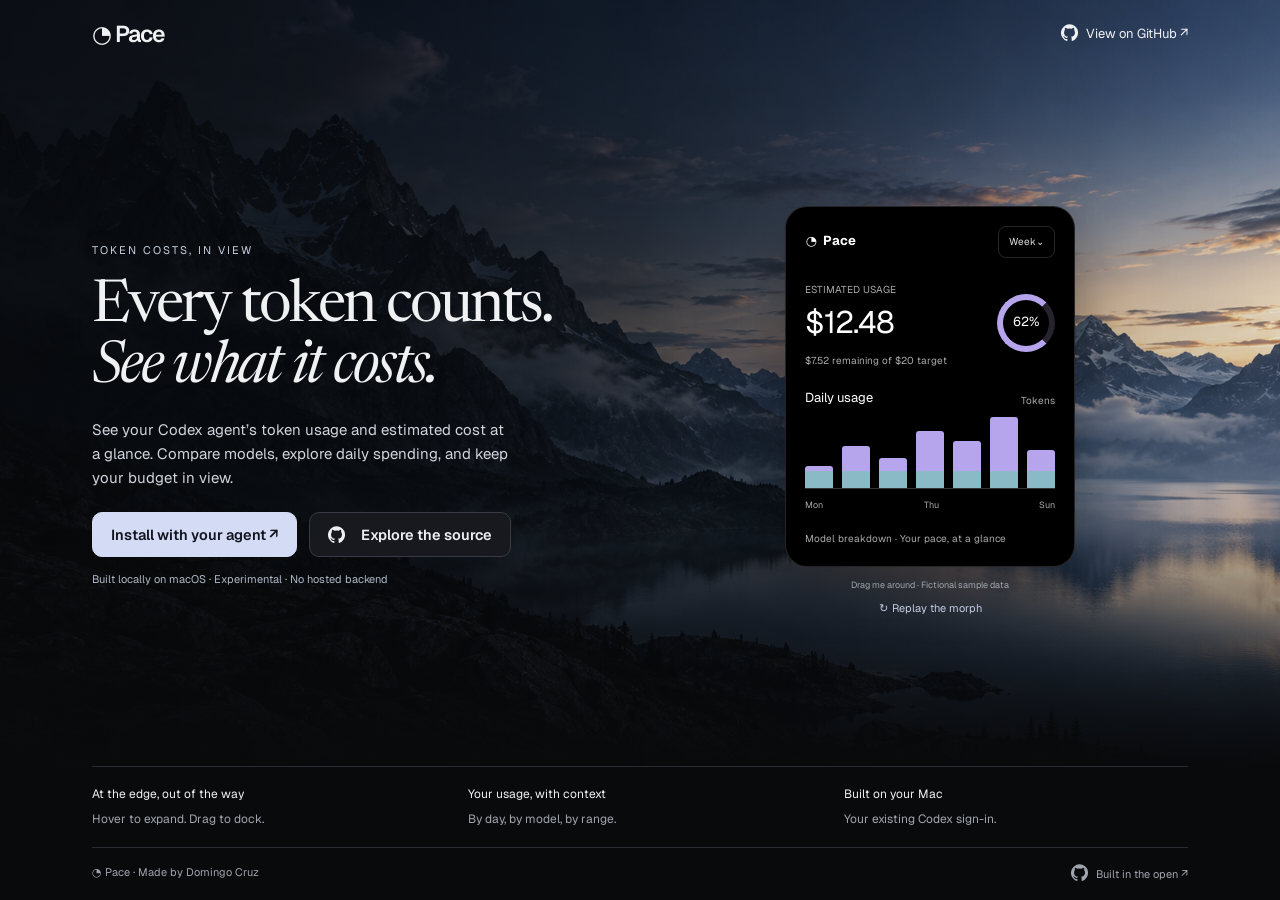
<file: docs/index.html>
<!doctype html>
<html lang="en" data-theme="dark" style="color-scheme:dark"><head><meta charset="utf-8"><meta name="viewport" content="width=device-width,initial-scale=1"><title>Pace | See what your agent’s tokens cost</title><meta name="description" content="See your AI agent’s token usage and estimated costs. Compare models, explore daily spending, and set personal targets with Pace for macOS."><link rel="stylesheet" href="theme.css"><link href="https://fonts.googleapis.com/css2?family=Newsreader:ital,opsz,wght@0,6..72,400;1,6..72,400&family=Geist:wght@400;500;600&display=swap" rel="stylesheet"><style>
:root{--ink:#19201e;--muted:#6d7571;--line:#dfe3df;--soft:#f3f5f1;--accent:#166ee1;--purple:#b6a5ed;--cyan:#89bac6}*{box-sizing:border-box}body{margin:0;color:var(--ink);background:white;font-family:Geist,system-ui,sans-serif}a{color:inherit;text-decoration:none}nav,main,footer{max-width:1160px;margin:auto;padding:0 32px}nav{height:96px;display:flex;align-items:center;justify-content:space-between}.brand{font-size:23px;font-weight:600;letter-spacing:-1px}.links{display:flex;gap:26px;font-size:13px}.hero{display:grid;grid-template-columns:1.05fr 1fr;align-items:center;gap:65px;padding:80px 0 100px}.eyebrow{font-size:11px;text-transform:uppercase;letter-spacing:2px;color:var(--muted)}h1,h2{font-family:Newsreader,Georgia,serif;font-weight:400;letter-spacing:-2px}h1{font-size:76px;line-height:1.02;margin:25px 0}p{line-height:1.7;color:var(--muted);font-size:16px}.intro{max-width:420px}.actions{display:flex;gap:12px;margin-top:30px;flex-wrap:wrap}.fine{font-size:11px;margin-top:18px}.desktop{background:var(--soft);border:1px solid var(--line);border-radius:20px;min-height:440px;position:relative;padding:70px 25px 35px;display:flex;align-items:center;justify-content:center}.desktop-label{position:absolute;top:20px;left:22px;font-size:10px;letter-spacing:1px;color:var(--muted)}.widget{width:320px;background:black;color:white;border-radius:22px;padding:22px;box-shadow:0 20px 40px #0002}.row{display:flex;justify-content:space-between;align-items:center;font-size:13px}.pill{border:1px solid #ffffff25;border-radius:8px;padding:7px 10px;font-size:10px;color:#ddd}.stats{margin:25px 0}.amount{font-size:35px;letter-spacing:-1px}.sub{color:#aaa;font-size:10px;margin-top:6px}.ring{width:65px;height:65px;border:6px solid var(--purple);border-right-color:#26232c;border-radius:50%;display:grid;place-items:center;font-size:13px}.chart{height:100px;display:flex;align-items:end;gap:9px;border-bottom:1px solid #333}.bar{flex:1;background:var(--purple);border-radius:3px 3px 0 0;box-shadow:inset 0 -17px var(--cyan)}.axis{display:flex;justify-content:space-between;color:#aaa;font-size:9px;margin-top:9px}.legend{font-size:10px;color:#aaa;margin-top:18px}.preview-note{position:absolute;bottom:12px;font-size:9px;color:var(--muted)}.band{border-top:1px solid var(--line);border-bottom:1px solid var(--line);display:grid;grid-template-columns:repeat(3,1fr);gap:32px;padding:30px 0;font-size:12px}.band span{color:var(--muted);display:block;margin-top:6px}.features{padding:90px 0;display:grid;grid-template-columns:1fr 1fr;gap:70px}h2{font-size:46px;line-height:1.1;margin:16px 0 25px}.feature{padding:22px 0;border-bottom:1px solid var(--line)}h3{font-size:16px;font-weight:500;margin:0}.feature p{font-size:14px;margin:9px 0 0}.install{background:var(--soft);padding:45px;border:1px solid var(--line);border-radius:18px}.install h2{font-size:38px}.prompt{background:white;border:1px solid var(--line);padding:20px;font-size:14px;line-height:1.7;border-radius:9px;overflow-wrap:anywhere}details{padding:20px 0;border-bottom:1px solid var(--line)}summary{cursor:pointer;font-size:14px}details p{font-size:13px}.bottom{padding:50px 0 70px;max-width:700px}footer{border-top:1px solid var(--line);padding-top:25px;padding-bottom:30px;font-size:11px;color:var(--muted);display:flex;justify-content:space-between;gap:20px}@media(max-width:800px){.hero,.features{grid-template-columns:1fr;gap:35px}.hero{padding:40px 0 60px}h1{font-size:58px}.features{padding:50px 0}.band{gap:16px}.desktop{min-height:410px}.links a:first-child{display:none}.install{padding:25px}nav,main,footer{padding-left:22px;padding-right:22px}}@media(prefers-reduced-motion:reduce){*{transition:none!important;animation:none!important}}

/* Pace is dark-only, including native controls and expanded FAQs. */
:root{--ink:#f0f1f3;--muted:#a0a5ae;--line:#292c32;--soft:#14161a;--accent:#91adf4}
body{background:#090a0c;color:var(--ink)}
.desktop{background:#111317;border-color:var(--line)}
.widget{border:1px solid #30323a;box-shadow:0 20px 40px #0005}
.install{background:var(--soft)}
.prompt{background:#0c0d10;color:var(--ink)}
.lp-btn-primary{background:#d4dcf5!important;color:#11151f!important;border-color:#d4dcf5!important}
.lp-btn-ghost{background:#17191e!important;color:#eef0f6!important;border-color:#373b45!important}
summary{list-style:none;display:flex;align-items:center;justify-content:space-between;gap:20px;padding:4px 0}
summary::-webkit-details-marker{display:none}
summary::marker{content:''}
summary svg{width:18px;height:18px;flex:none;color:#aeb5c4;transition:transform .18s ease}
details[open] summary svg{transform:rotate(180deg)}
summary:hover{color:#c5d3fa}
summary:focus-visible{outline:2px solid #91adf4;outline-offset:6px;border-radius:3px}

/* Full-bleed generated landscape; the product floats without an outer card. */
.hero{position:relative;isolation:isolate;min-height:650px;gap:50px}
.hero:before{content:'';position:absolute;z-index:-1;inset:-96px calc((1160px - 100vw)/2 - 32px) 0;background:linear-gradient(90deg,rgba(9,10,12,.78),rgba(9,10,12,.12)),linear-gradient(0deg,#090a0c,transparent 35%),url('assets/pace-landscape.png') center/cover no-repeat;pointer-events:none}
nav{position:relative;z-index:1}
.hero h1{font-size:68px;letter-spacing:-2.7px}
.hero .eyebrow{color:#c5cfdd}.hero .intro{color:#d0d5dd}.hero .fine{color:#aeb9c7}
.desktop{background:transparent;border:0;box-shadow:none;border-radius:0;min-height:440px;padding:25px 0}
.desktop-label{display:none}.preview-note{color:#c2c9d3;bottom:0}
.widget{box-shadow:0 20px 55px #0005;border-color:#ffffff25}
@media(min-width:1160px){.hero:before{left:calc((1160px - 100vw)/2 - 32px);right:calc((1160px - 100vw)/2 - 32px)}}
@media(max-width:1159px){.hero:before{left:-32px;right:-32px}}
@media(max-width:800px){.hero{min-height:0}.hero h1{font-size:52px}.hero:before{left:-22px;right:-22px;background-position:60% center}.desktop{min-height:400px}.hero .intro{max-width:480px}}
.github-icon{width:17px;height:17px;flex:none;vertical-align:-3px;margin-right:8px} .hero h1{font-size:62px}@media(max-width:800px){.hero h1{font-size:48px}}
body{overflow-x:clip}.widget{position:relative;overflow:hidden}
.replay{position:absolute;bottom:-30px;border:0;background:transparent;color:#d4dcf5;font:inherit;font-size:11px;cursor:pointer;padding:8px 12px;border-radius:8px}
.replay:hover{background:#ffffff10}.replay:focus-visible{outline:2px solid #91adf4}
@media(prefers-reduced-motion:reduce){.replay{display:none}}

.desktop{flex-direction:column;gap:0;padding-bottom:0}
.preview-note{position:static;display:block;margin-top:20px;text-align:center;line-height:1.5}
.replay{position:static;display:block;margin-top:6px;min-height:36px}
.band{margin-bottom:36px}
.install-dialog{width:min(540px,calc(100vw - 40px));background:#14161a;color:#f0f1f3;border:1px solid #383c45;border-radius:20px;padding:28px;box-shadow:0 24px 100px #0008}
.install-dialog::backdrop{background:#0009;backdrop-filter:blur(6px)}
.install-dialog h2{font-size:34px;margin:0 30px 12px 0;letter-spacing:-1px}
.install-dialog p{font-size:14px}.install-dialog textarea{width:100%;min-height:132px;resize:vertical;background:#090a0c;color:#e4e8f0;border:1px solid #353944;border-radius:10px;padding:15px;font:13px/1.65 Geist,system-ui,sans-serif}
.dialog-close{position:absolute;top:17px;right:17px;border:0;background:transparent;color:#c5cbd7;font-size:24px;cursor:pointer}.copy-row{display:flex;align-items:center;gap:14px;margin-top:16px}.copy-status{font-size:12px;color:#b6c6ee}

/* Compact desktop composition; mobile flows naturally instead of shrinking text. */
@media(min-width:801px){
body{min-height:100svh;display:flex;flex-direction:column}
nav{height:68px;flex:none;width:100%}
main{width:100%;flex:1;display:flex;flex-direction:column}
.hero{min-height:0;flex:1;padding:22px 0 26px;gap:40px}
.hero:before{top:-68px}
.hero h1{font-size:clamp(44px,4.6vw,62px);margin:18px 0;line-height:1.04}
.hero .intro{font-size:15px;line-height:1.6;margin:0;max-width:420px}
.actions{margin-top:22px}.fine{margin-top:13px}
.desktop{min-height:0;padding:0}
.widget{width:290px;padding:19px}.stats{margin:18px 0}.chart{height:80px}
.amount{font-size:31px}.ring{width:58px;height:58px}
.preview-note{margin-top:12px}.replay{margin-top:2px;min-height:30px;padding:5px 10px}
.band{padding:18px 0;margin-bottom:0;flex:none}
footer{width:100%;padding-top:16px;padding-bottom:16px;border-top:0;flex:none}
}
@media(max-width:800px){
nav{height:64px}.links a:first-child{display:inline-flex;align-items:center;font-size:11px}.hero{padding:24px 0 28px;gap:28px}
.hero h1{font-size:clamp(38px,8vw,52px);margin:16px 0;letter-spacing:-1.8px}
.hero .intro{font-size:14px;line-height:1.65}.eyebrow{font-size:10px;letter-spacing:1.6px}
.actions{margin-top:20px;gap:10px}.actions .lp-btn{font-size:12px;padding:12px 14px;min-height:44px}
.desktop{min-height:0;padding:0}.widget{width:min(320px,100%);padding:20px}
.preview-note{margin-top:14px}.replay{min-height:44px;margin-top:0}
.band{grid-template-columns:1fr;gap:16px;padding:20px 0;margin-bottom:0;font-size:12px}
.band span{margin-top:3px}footer{padding-top:20px;padding-bottom:20px;font-size:10px}
.install-dialog{padding:24px 20px;max-height:calc(100svh - 32px);overflow:auto}
.install-dialog h2{font-size:28px}.copy-row{flex-wrap:wrap}
}
@media(min-width:801px) and (max-height:720px){
nav{height:56px}.hero{padding:12px 0 16px}.hero:before{top:-56px}
.hero h1{font-size:46px}.widget{width:270px;padding:16px}.chart{height:66px}.stats{margin:14px 0}
.band{padding:14px 0}footer{padding-top:12px;padding-bottom:12px}
}

.install-dialog{margin:auto;inset:0;background:#0c0e12;border:1px solid #353b47;border-radius:12px;padding:24px;font-family:ui-monospace,SFMono-Regular,Menlo,Consolas,monospace}
.install-dialog h2{font-family:inherit;font-size:13px;font-weight:500;letter-spacing:.3px;color:#b5c9ff;margin:0 35px 20px 0;padding-bottom:18px;border-bottom:1px solid #252a34}
.install-dialog p{font-family:inherit;font-size:12px;color:#919baa}
.install-dialog textarea{font-family:ui-monospace,SFMono-Regular,Menlo,Consolas,monospace;font-size:13px;line-height:1.8;background:#07090c;color:#d8e5fa;border:1px solid #28303d;min-height:166px;border-radius:6px;padding:18px;caret-color:#b5c9ff}
.install-dialog .lp-btn{font-family:inherit;font-size:11px;min-height:38px;padding:9px 13px;border-radius:6px}
.copy-status{font-family:inherit;color:#9bd6b3;font-size:11px}.install-dialog .fine{font-size:10px;line-height:1.7}

.hero>div:first-child{position:relative}
.install-dialog{position:absolute;inset:auto 0 auto 0;margin:10px 0 0;width:min(540px,100%);max-height:360px;overflow:auto;z-index:20;padding:18px;box-shadow:0 16px 45px #0008}
.install-dialog[hidden]{display:none}
.install-dialog h2{font-size:11px;margin-bottom:12px;padding-bottom:12px}
.install-dialog textarea{min-height:128px;padding:12px;font-size:12px}
.install-dialog p{font-size:11px}.install-dialog .fine{font-size:9px}.install-dialog .copy-row{margin-top:10px}
@media(max-width:800px){.install-dialog{position:relative;inset:auto;max-height:none;margin-top:12px;width:100%}}

/* Plain inline disclosure, without panel or window chrome. */
.install-dialog{position:relative;inset:auto;width:100%;max-height:none;overflow:visible;margin:16px 0 0;padding:0 0 0 14px;border:0;border-left:2px solid #7888aa;border-radius:0;background:none;box-shadow:none;font-family:ui-monospace,SFMono-Regular,Menlo,monospace}
.install-dialog code{display:block;white-space:normal;overflow-wrap:anywhere;font:11px/1.75 ui-monospace,SFMono-Regular,Menlo,monospace;color:#d7e1f2;user-select:all;background:none;padding:0}
.install-dialog .copy-status{display:block;margin-top:7px;font-size:10px}

.install-dialog{padding:0;border:0;overflow:hidden;background:none}
.install-dialog code{padding:13px 15px;background:#0b0e15cc;border:1px solid #ffffff20;border-radius:8px;cursor:pointer;transition:border-color .15s ease;line-height:1.7}
.install-dialog code:hover{border-color:#9daed570}
.install-dialog code:focus-visible{outline:2px solid #a8b9eb;outline-offset:-2px}
.install-dialog code::selection{background:#849bd466;color:#fff}
.install-dialog .copy-status{height:16px;margin-top:6px;opacity:0;pointer-events:none}
.widget{user-select:none;-webkit-user-select:none}.widget *{pointer-events:none}</style></head><body><nav><a class="brand" href="#">◔ Pace</a><div class="links"><a href="https://github.com/domingocruz-AT/pace"><svg class="github-icon" viewBox="0 0 24 24" fill="currentColor" aria-hidden="true"><path d="M12 .5a12 12 0 0 0-3.79 23.39c.6.11.82-.26.82-.58v-2.23c-3.34.73-4.04-1.42-4.04-1.42-.55-1.39-1.33-1.76-1.33-1.76-1.09-.75.08-.73.08-.73 1.2.08 1.84 1.23 1.84 1.23 1.07 1.83 2.81 1.3 3.49.99.11-.78.42-1.3.76-1.6-2.67-.3-5.47-1.33-5.47-5.93 0-1.31.47-2.38 1.24-3.22-.13-.3-.54-1.52.12-3.18 0 0 1.01-.32 3.3 1.23a11.5 11.5 0 0 1 6 0c2.29-1.55 3.3-1.23 3.3-1.23.66 1.66.25 2.88.12 3.18.77.84 1.24 1.91 1.24 3.22 0 4.61-2.8 5.63-5.48 5.93.43.37.82 1.1.82 2.22v3.3c0 .32.22.7.82.58A12 12 0 0 0 12 .5Z"/></svg>View on GitHub ↗</a></div></nav><main><section class="hero"><div><div class="eyebrow">Token costs, in view</div><h1>Every token counts.<br><em>See what it costs.</em></h1><p class="intro">See your Codex agent’s token usage and estimated cost at a glance. Compare models, explore daily spending, and keep your budget in view.</p><div class="actions"><button class="lp-btn lp-btn-primary" id="installTrigger" aria-controls="installDialog" aria-expanded="false" type="button">Install with your agent ↗</button><a class="lp-btn lp-btn-ghost" href="https://github.com/domingocruz-AT/pace"><svg class="github-icon" viewBox="0 0 24 24" fill="currentColor" aria-hidden="true"><path d="M12 .5a12 12 0 0 0-3.79 23.39c.6.11.82-.26.82-.58v-2.23c-3.34.73-4.04-1.42-4.04-1.42-.55-1.39-1.33-1.76-1.33-1.76-1.09-.75.08-.73.08-.73 1.2.08 1.84 1.23 1.84 1.23 1.07 1.83 2.81 1.3 3.49.99.11-.78.42-1.3.76-1.6-2.67-.3-5.47-1.33-5.47-5.93 0-1.31.47-2.38 1.24-3.22-.13-.3-.54-1.52.12-3.18 0 0 1.01-.32 3.3 1.23a11.5 11.5 0 0 1 6 0c2.29-1.55 3.3-1.23 3.3-1.23.66 1.66.25 2.88.12 3.18.77.84 1.24 1.91 1.24 3.22 0 4.61-2.8 5.63-5.48 5.93.43.37.82 1.1.82 2.22v3.3c0 .32.22.7.82.58A12 12 0 0 0 12 .5Z"/></svg>Explore the source</a></div><section class="install-dialog" id="installDialog" hidden aria-label="Installation prompt"><code id="installCommand" role="button" tabindex="0" aria-label="Select and copy the installation prompt">Install Pace from https://github.com/domingocruz-AT/pace. Follow AGENTS.md, check the macOS prerequisites, and run sh install.sh. Ask me before using my existing Codex sign-in.</code><span class="copy-status" role="status" id="copyStatus"></span></section><p class="fine">Built locally on macOS · Experimental · No hosted backend</p></div><div class="desktop"><span class="desktop-label"></span><div class="widget" aria-label="Illustrative Pace preview with fictional sample usage"><div class="row"><strong>◔ &nbsp;Pace</strong><span class="pill">Week⌄</span></div><div class="stats row"><div><div class="sub">ESTIMATED USAGE</div><div class="amount">$12.48</div><div class="sub">$7.52 remaining of $20 target</div></div><div class="ring">62%</div></div><div class="row"><span>Daily usage</span><span class="sub">Tokens</span></div><div class="chart" aria-hidden="true"><i class="bar" style="height:28%"></i><i class="bar" style="height:54%"></i><i class="bar" style="height:39%"></i><i class="bar" style="height:73%"></i><i class="bar" style="height:60%"></i><i class="bar" style="height:90%"></i><i class="bar" style="height:48%"></i></div><div class="axis"><span>Mon</span><span>Thu</span><span>Sun</span></div><div class="legend">Model breakdown · Your pace, at a glance</div></div><span class="preview-note">Drag me around · Fictional sample data</span><button class="replay" type="button" aria-label="Replay ball to dashboard animation">↻ Replay the morph</button></div></section><div class="band"><div>At the edge, out of the way<span>Hover to expand. Drag to dock.</span></div><div>Your usage, with context<span>By day, by model, by range.</span></div><div>Built on your Mac<span>Your existing Codex sign-in.</span></div></div></main><footer><span>◔ Pace · Made by Domingo Cruz</span><a href="https://github.com/domingocruz-AT/pace"><svg class="github-icon" viewBox="0 0 24 24" fill="currentColor" aria-hidden="true"><path d="M12 .5a12 12 0 0 0-3.79 23.39c.6.11.82-.26.82-.58v-2.23c-3.34.73-4.04-1.42-4.04-1.42-.55-1.39-1.33-1.76-1.33-1.76-1.09-.75.08-.73.08-.73 1.2.08 1.84 1.23 1.84 1.23 1.07 1.83 2.81 1.3 3.49.99.11-.78.42-1.3.76-1.6-2.67-.3-5.47-1.33-5.47-5.93 0-1.31.47-2.38 1.24-3.22-.13-.3-.54-1.52.12-3.18 0 0 1.01-.32 3.3 1.23a11.5 11.5 0 0 1 6 0c2.29-1.55 3.3-1.23 3.3-1.23.66 1.66.25 2.88.12 3.18.77.84 1.24 1.91 1.24 3.22 0 4.61-2.8 5.63-5.48 5.93.43.37.82 1.1.82 2.22v3.3c0 .32.22.7.82.58A12 12 0 0 0 12 .5Z"/></svg>Built in the open ↗</a></footer><script src="motion.js?v=anchored-splat"></script><script src="install-dialog.js?v=code-recopy"></script></body></html>
</file>
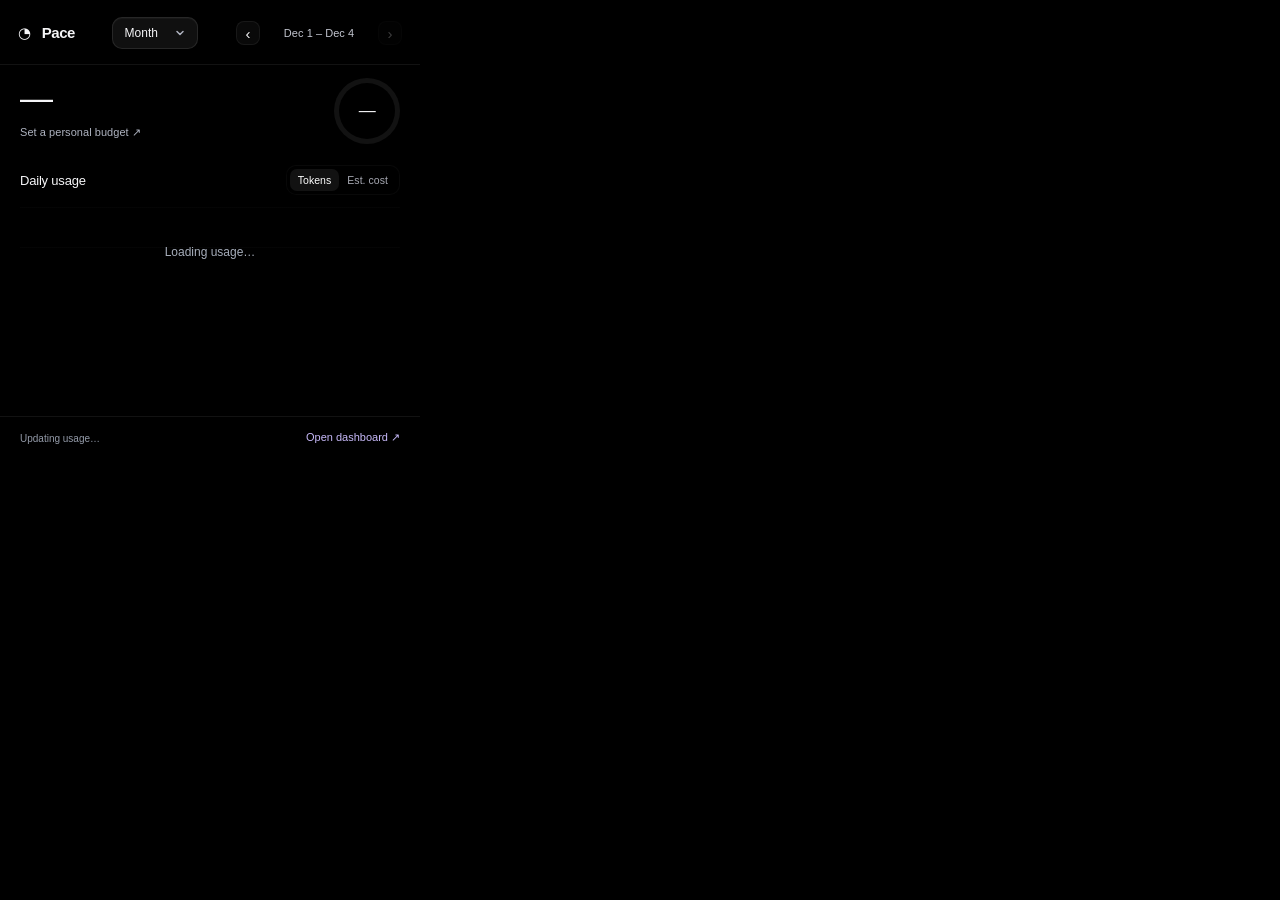
<file: pace.html>
<!doctype html><html lang="en"><head><meta charset="utf-8"><meta name="viewport" content="width=device-width, initial-scale=1"><meta http-equiv="Content-Security-Policy" content="default-src 'none'; script-src 'self'; style-src 'unsafe-inline'; img-src data:; connect-src 'none'"><title>Pace</title><style>
*{box-sizing:border-box}body{margin:0;background:#101113;color:#f5f5f7;font:15px -apple-system,BlinkMacSystemFont,Segoe UI,sans-serif;-webkit-font-smoothing:antialiased}button,input,select{font:inherit}button{cursor:pointer;color:inherit}button:focus-visible,input:focus-visible,select:focus-visible{outline:2px solid #b9a7ff;outline-offset:4px}header{padding:26px 4%;display:flex;align-items:center;justify-content:space-between;border-bottom:1px solid #ffffff12}.brand{font-weight:650;letter-spacing:-.5px}.brand span{color:#85868e;font-weight:400;margin-left:12px}.badge{font-size:11px;color:#bdbfc8;letter-spacing:1.5px;text-transform:uppercase}.intro{padding:38px 4% 26px;display:flex;align-items:end;justify-content:space-between;gap:24px}h1{font-size:36px;letter-spacing:-1.4px;font-weight:500;margin:8px 0 12px}p{color:#a6a8b2;line-height:1.6;margin:0}.tabs{display:flex;padding:5px;border:1px solid #ffffff14;border-radius:16px;background:#ffffff04;gap:4px}.tabs button,.segment button{border:0;background:transparent;padding:11px 17px;border-radius:11px;color:#a6a8b2;white-space:nowrap}.tabs button.active,.segment button.active{background:#ffffff12;color:white;box-shadow:0 1px 4px #0003}.stage{margin:0 4%;min-height:660px;border:1px solid #ffffff1a;border-radius:24px;overflow:hidden;position:relative;background:radial-gradient(ellipse at 18% 105%,#626d7866,transparent 60%),radial-gradient(ellipse at 80% 10%,#76728455,transparent 55%),#25292c;display:flex;justify-content:center;align-items:center;padding:56px 30px 38px}.desktop-label{position:absolute;left:24px;top:20px;color:#ffffff60;font-size:12px}.clock{position:absolute;right:24px;top:20px;color:#ffffff80;font-size:12px}.glass{background:linear-gradient(140deg,#34373bcf,#121416ed);backdrop-filter:blur(28px);border:1px solid #ffffff25;box-shadow:0 25px 65px #0005,inset 0 1px 0 #ffffff0c;border-radius:28px}.concept{display:none;width:100%;max-width:920px}.concept.active{display:block;animation:enter .24s ease-out}@keyframes enter{from{opacity:0;transform:translateY(8px)}to{opacity:1;transform:none}}.island-wrap{max-width:460px;margin:auto}.mini{display:flex;align-items:center;justify-content:center;gap:12px;background:#000;border:0;border-radius:0 0 23px 23px;padding:10px 22px;margin:-56px auto 26px;width:172px;height:42px;box-shadow:0 5px 20px #0003;font-size:15px}.mini-ring{width:21px;height:21px;border:3px solid #a99bed;border-right-color:#333;border-radius:50%}.panel{padding:26px}.row{display:flex;align-items:center;justify-content:space-between;gap:14px}.muted{color:#a8abb6;font-size:13px}.title{font-size:17px;font-weight:550;letter-spacing:-.35px}.dot{display:inline-block;width:7px;height:7px;background:#b3c9bc;border-radius:50%;margin-right:7px}.amount{font-size:48px;letter-spacing:-2px;font-weight:450;font-variant-numeric:tabular-nums;margin:16px 0 5px}.amount small{font-size:19px;color:#a5a7b1;letter-spacing:-.4px}.divider{height:1px;background:#ffffff13;margin:22px 0}.ring{width:88px;height:88px;border-radius:50%;background:conic-gradient(#b3a2ee 0deg,var(--progress,#b3a2ee) 209deg,#ffffff12 209deg);display:grid;place-items:center;position:relative}.ring:before{content:'';position:absolute;inset:7px;border-radius:50%;background:#25272d}.ring span{position:relative;font-size:20px;letter-spacing:-.8px}.chart{height:126px;display:flex;align-items:end;gap:9px;padding-top:12px;background:repeating-linear-gradient(to top,transparent 0px,transparent 39px,#ffffff09 40px)}.bar{flex:1;min-width:0;background:transparent;border:0;padding:0 1px;display:flex;flex-direction:column;justify-content:end;height:100%;position:relative;gap:2px}.bar span{display:block;min-height:2px;width:100%;opacity:.7;transition:opacity .15s}.bar span:first-child{border-radius:4px 4px 0 0}.bar:hover span,.bar.selected span{opacity:1}.bar.selected:after{content:'';position:absolute;bottom:-8px;left:calc(50% - 2px);width:4px;height:4px;border-radius:50%;background:white}.legend{display:flex;gap:16px;margin:22px 0 0;font-size:12px;color:#bfc0c9}.swatch{width:7px;height:7px;border-radius:50%;display:inline-block;margin-right:6px}.dateaxis{margin-top:15px;display:flex;justify-content:space-between;color:#a0a3ae;font-size:11px}.a{background:#b6a5ed}.b{background:#89bac6}.c{background:#d4d6dd}.models{margin-top:14px}.model{display:grid;grid-template-columns:1fr auto;gap:10px;padding:11px 0;font-size:14px;border-bottom:1px solid #ffffff0b}.model:last-child{border:0}.model strong{font-weight:500;font-variant-numeric:tabular-nums}.tiny{font-size:11px;color:#969aa5}.navdate{display:flex;align-items:center;gap:8px}.icon{background:#ffffff09;border:1px solid #ffffff10;border-radius:8px;width:29px;height:29px}.navdate input{color:#d9dce3;background:transparent;border:0;max-width:120px;font-size:12px;color-scheme:dark}.bottom-note{margin-top:20px;display:flex;justify-content:space-between;align-items:center;color:#979ca6;font-size:11px}.budget-link{border:0;background:none;color:#c8bafa;padding:0;font-size:12px}.wide-head{padding:24px 28px;border-bottom:1px solid #ffffff12}.wide-grid{display:grid;grid-template-columns:1fr 250px}.main{padding:26px 28px}.side{padding:28px 24px;border-left:1px solid #ffffff12;background:#00000012;border-radius:0 0 28px 0}.segment{display:flex;padding:3px;border-radius:10px;background:#0003}.segment button{padding:7px 11px;font-size:12px;border-radius:7px}.metric-line{display:flex;gap:36px;margin:22px 0}.metric-line strong{display:block;font-size:30px;font-weight:450;letter-spacing:-1px;margin-top:7px}.wide-grid .chart{height:190px}.side .ring{width:136px;height:136px;margin:26px auto}.side .ring span{font-size:29px}.side .ring:before{background:#22252a}.track{height:6px;background:#ffffff10;border-radius:10px;margin:12px 0 8px;overflow:hidden}.track span{display:block;height:100%;border-radius:10px;background:#b6a5ed}.budget-grid{display:grid;grid-template-columns:1fr 1fr;gap:20px}.budget-card{padding:28px}.big-ring{width:172px;height:172px;margin:24px auto}.big-ring span{font-size:37px}.big-ring:before{inset:10px;background:#27292e}.budget-input{display:flex;align-items:center;background:#0002;border:1px solid #ffffff1c;padding:10px 13px;border-radius:11px;gap:8px}.budget-input input{width:100%;border:0;outline:0;background:transparent;color:white}.budget-input label{white-space:nowrap;font-size:12px;color:#aaadba}.budget-footer{padding:18px 24px;margin-top:20px;display:flex;justify-content:space-between;gap:20px}.foot{padding:24px 4% 36px;display:flex;justify-content:space-between;gap:20px}.foot strong{font-weight:500}.foot p{font-size:13px}.hint{margin:16px auto 0;text-align:center;font-size:12px;color:#d6d6de99}.hidden{display:none!important}.island-wrap.collapsed .panel{display:none}.island-wrap.collapsed .mini{margin-bottom:0}.stage:has(.collapsed){align-items:start}.island-wrap.collapsed .hint{margin-top:160px}.budget-editor{margin-top:14px}.budget-editor input{width:85px;background:#0004;color:white;border:1px solid #ffffff30;border-radius:7px;padding:5px}button:hover{filter:brightness(1.15)}@media(max-width:780px){.intro{align-items:start;flex-direction:column}h1{font-size:29px}.tabs{width:100%}.tabs button{flex:1;padding:10px}.wide-grid,.budget-grid{grid-template-columns:1fr}.side{border-left:0;border-top:1px solid #ffffff15}.stage{padding:56px 12px 24px}.panel,.main{padding:22px}.wide-head{padding:20px}.foot{flex-direction:column}.metric-line{gap:25px}.wide-grid .chart{height:145px}.side .ring{width:90px;height:90px;margin:14px auto}.mini{margin-top:-56px}.budget-footer{flex-direction:column}}@media(prefers-reduced-motion:reduce){*{animation:none!important;transition:none!important}}

.stage{min-height:650px;padding:28px}.pace{width:100%;max-width:960px}.layout{display:grid;grid-template-columns:280px 1fr}.layout aside{padding:28px;border-right:1px solid #ffffff12}.layout article{padding:28px}.center{text-align:center}.amount{font-size:38px}.budget-input{display:flex;gap:8px;align-items:center;padding:12px;border-radius:12px;background:#0002;border:1px solid #ffffff20;margin-top:24px}.budget-input label{white-space:nowrap;font-size:12px;color:#a9acb8}.budget-input input{width:100%;min-width:0;background:none;border:0;color:white}.summary{margin:24px 0}.summary strong{font-size:38px;font-weight:450;letter-spacing:-1.5px}.chart{height:180px;gap:5px}.chart.day{max-width:320px;margin:auto;gap:24px}.chart.day .bar{cursor:default}.chart.day span{opacity:1;border-radius:6px 6px 0 0}.bar{min-width:3px}.model{grid-template-columns:1fr auto auto}.model-track{grid-column:1/-1;height:4px;background:#ffffff0b;border-radius:4px}.model-track i{display:block;height:100%;border-radius:4px}.bottom{padding:16px 28px;border-top:1px solid #ffffff12}.intro{max-width:1060px;margin:auto;padding-top:28px}.foot{max-width:1060px;margin:auto}.big-ring{width:156px;height:156px}.big-ring span{font-size:34px}.big-ring:before{background:#26282d}#period{min-width:145px;text-align:center;font-size:16px}button:disabled{opacity:.25;cursor:default}@media(max-width:780px){.layout{grid-template-columns:1fr}.layout aside{border-right:0;border-bottom:1px solid #ffffff12}.wide-head{flex-wrap:wrap}.stage{padding:14px}.layout article,.layout aside{padding:22px}}
.chart.day + .dateaxis{max-width:320px;margin:15px auto 0;justify-content:space-around}.chart.day + .dateaxis span{flex:1;text-align:center}
body.popout .intro h1{font-size:29px}body.popout .stage{min-height:550px;align-items:flex-start;padding-top:42px}body.popout .pace{width:420px;height:460px;border-radius:24px;overflow:hidden;position:relative}body.popout .wide-head{padding:16px 20px;gap:8px}body.popout .wide-head .title{font-size:14px}body.popout #period{font-size:12px;min-width:97px}body.popout .icon{width:24px;height:24px}body.popout .segment button{padding:5px 8px;font-size:11px}body.popout .wide-head>.row{gap:4px}body.popout .layout{display:block}body.popout .layout aside{height:100px;border:0;padding:14px 20px;position:relative}body.popout aside>.row:first-child{display:none}body.popout .big-ring{position:absolute;right:20px;top:13px;width:66px;height:66px;margin:0}body.popout .big-ring:before{inset:5px}body.popout .big-ring span{font-size:17px}body.popout .center{text-align:left}body.popout .amount{font-size:30px;margin:0 0 5px;letter-spacing:-1px}body.popout #remaining{font-size:12px}body.popout aside .budget-input,body.popout aside .divider,body.popout aside p,body.popout aside .track,body.popout aside>.row:not(:first-child){display:none}body.popout .layout article{padding:0 20px}body.popout article>.row .title{font-size:13px}body.popout .summary{position:absolute;right:20px;bottom:16px;margin:0}body.popout .summary>div{display:none}body.popout #overview{font-size:11px}body.popout article>.row.tiny{display:none}body.popout .chart{height:82px;margin-top:10px;gap:3px}body.popout .chart.day{max-width:100%;gap:30px}body.popout .dateaxis{font-size:10px;margin-top:7px}body.popout .chart.day+.dateaxis{max-width:100%;margin-top:7px}body.popout .legend,body.popout #chartNote,body.popout article>.divider,body.popout article>.row:has(#breakdownPeriod){display:none}body.popout #models{margin-top:13px}body.popout .model{font-size:12px;padding:8px 0;gap:5px}body.popout .model-track{display:none}body.popout .model .tiny{font-size:10px}body.popout .bottom{position:absolute;bottom:0;left:0;right:0;padding:15px 20px;height:44px}body.popout .bottom span:last-child{display:none}body.popout .bottom span:first-child{font-size:10px}body.popout .summary{z-index:2}body.popout .summary #overview{font-size:0}body.popout .summary #overview:after{content:'Open dashboard ↗';font-size:11px} .preview-switch{display:flex;gap:6px}.preview-switch button{background:#ffffff09;border:1px solid #ffffff15;border-radius:10px;padding:9px 13px;font-size:12px}.preview-switch button.chosen{background:#ffffff20}.size-caption{text-align:center;color:#a7aab5;font-size:12px;margin:12px 0 20px}.stage{position:relative}body.popout .pace{flex-shrink:0}@media(max-width:500px){body.popout .stage{margin:0;padding:30px 8px;overflow:auto;justify-content:flex-start}header{flex-wrap:wrap;gap:15px}}
#range{background:#292c30;color:#f5f5f7;border:1px solid #ffffff18;border-radius:9px;padding:7px;font:inherit;font-size:12px;max-width:142px;color-scheme:dark}body.popout #range{max-width:112px;font-size:11px}body.popout #period{min-width:115px;font-size:11px}.chart.dense{gap:1px}.chart.dense .bar{min-width:0;padding:0}.chart.dense .bar span{border-radius:1px}.chart .bar span{flex-shrink:0}
.range-picker{position:relative;z-index:10}#rangeTrigger{display:flex;align-items:center;justify-content:space-between;gap:12px;background:linear-gradient(#ffffff0d,#ffffff06);border:1px solid #ffffff18;box-shadow:inset 0 1px #ffffff08,0 2px 5px #0002;border-radius:10px;padding:8px 11px;font-size:12px;font-weight:500;letter-spacing:.05px;min-width:86px}#rangeTrigger svg{color:#aeb2bf;transition:transform .16s}#rangeTrigger[aria-expanded=true] svg{transform:rotate(180deg)}#rangeTrigger[aria-expanded=true]{background:#ffffff12;border-color:#ffffff30}#rangeMenu{position:absolute;top:calc(100% + 10px);left:50%;transform:translateX(-50%);width:236px;padding:8px;background:linear-gradient(145deg,#36383cf5,#212328fc);backdrop-filter:blur(30px);border:1px solid #ffffff23;box-shadow:0 18px 50px #0008,inset 0 1px #ffffff08;border-radius:17px;color:#f1f2f6}#rangeMenu[hidden]{display:none}.menu-label{font-size:9px;letter-spacing:1.4px;color:#a6aab6;padding:10px 10px 7px;font-weight:600}.range-options button{position:relative;display:grid;grid-template-columns:1fr auto;gap:4px;width:100%;text-align:left;background:none;border:0;border-radius:9px;padding:10px;font-size:13px;font-weight:500}.range-detail{grid-column:1;font-size:11px;color:#a6aab6;font-weight:400}.check{position:absolute;right:13px;top:17px;color:#c5b5f5;opacity:0}.range-options button[aria-checked=true]{background:#b5a1ee12}.range-options button[aria-checked=true] .check{opacity:1}.range-options button:hover{background:#ffffff0d}.rolling-label{border-top:1px solid #ffffff0c;margin-top:6px;padding-top:14px}.rolling-options{display:flex;gap:6px;padding:3px 7px 8px}.rolling-options button{flex:1;padding:10px 4px;background:#ffffff04;border:1px solid #ffffff0c;border-radius:10px;display:flex;flex-direction:column;gap:3px;align-items:center}.rolling-options strong{font-size:17px;font-weight:500;letter-spacing:-.5px}.rolling-options span{font-size:10px;color:#a6aab6}.rolling-options button[aria-checked=true]{background:#b5a1ee1a;border-color:#b5a1ee55;color:#dfd4ff}.rolling-options button:hover{background:#ffffff0c}.menu-foot{text-align:center;font-size:10px;color:#9297a4;padding:7px 0 4px}body{font-feature-settings:'cv11','ss01';text-rendering:optimizeLegibility}body.popout #period{font-size:11px;letter-spacing:.05px;color:#c2c5cf;font-weight:450;min-width:110px}body.popout .wide-head{padding:15px 18px}body.popout .wide-head>.title{font-size:15px;letter-spacing:-.45px}body.popout .amount{font-size:33px;font-weight:450;letter-spacing:-1.2px;font-variant-numeric:tabular-nums}body.popout #remaining{font-size:11px;letter-spacing:.05px;color:#aeb3c0}body.popout .big-ring span{font-size:17px;font-weight:500;letter-spacing:-.6px}body.popout .model{font-size:11.5px;letter-spacing:.02px}body.popout .model strong{font-size:12px;font-weight:500;font-variant-numeric:tabular-nums}body.popout .model .tiny{color:#a3a8b5;font-variant-numeric:tabular-nums}body.popout .dateaxis{color:#a5aab6;letter-spacing:.1px;font-size:10px}body.popout article>.row .title{font-size:13px;font-weight:500;letter-spacing:-.2px}body.popout .segment{border:1px solid #ffffff09;background:#0002}body.popout .segment button{font-size:10.5px;letter-spacing:.05px}body.popout .bottom span:first-child{color:#939aa8}.range-picker button:focus-visible{outline:2px solid #c4b3f2;outline-offset:2px}
body{background:transparent!important;margin:0}body.popout .stage,.stage{margin:0;padding:0!important;min-height:0;display:block;background:none;border:0;border-radius:0;overflow:visible}body.popout .pace{width:420px;height:460px;border:0;border-radius:0;box-shadow:none}body.popout .summary #overview:after{content:none}body.popout .summary #overview{font-size:11px}.pace{max-width:none;width:100%;border:0}.empty{margin:auto;color:#a6adba;font-size:12px;text-align:center;padding:15px}.model>span:first-child{overflow:hidden;text-overflow:ellipsis;white-space:nowrap}#sourceStatus{overflow:hidden;white-space:nowrap;text-overflow:ellipsis;max-width:245px}body.popout .chart{overflow:hidden}body.popout .model{grid-template-columns:minmax(0,1fr) auto 28px}.layout aside .ring{margin-top:26px}.pace{background:linear-gradient(135deg,rgba(48,51,57,.94),rgba(24,26,31,.97));backdrop-filter:none}body.popout{overflow:hidden}body:not(.popout){background:#1d2026!important}.big-ring:before{background:#2b2e35}#remaining{cursor:pointer}body.popout .wide-head{padding-top:17px}.legend{flex-wrap:wrap;gap:10px}body:not(.popout) .chart.day{max-width:none;gap:15px}body:not(.popout) .chart.day+.dateaxis{max-width:none}.model{grid-template-columns:minmax(0,1fr) auto 30px}body.popout .layout aside .ring{margin:0}body.popout .big-ring{top:13px}body,body:not(.popout),.pace,.glass,body.popout .pace{background:#000!important;background-image:none!important;backdrop-filter:none!important}.ring:before,.big-ring:before{background:#000!important}#rangeMenu{background:#080808!important;background-image:none!important;backdrop-filter:none!important}#rangeTrigger{background:#101010!important;background-image:none!important}.layout aside{background:#000} </style></head><body class="popout"><main class="stage"><div class="glass pace">
<div class="wide-head row"><span class="title">◔ &nbsp; Pace</span><div class="range-picker"><button id="rangeTrigger" aria-haspopup="menu" aria-expanded="false" aria-controls="rangeMenu"><span id="rangeName">Month</span><svg width="12" height="12" viewBox="0 0 12 12" fill="none" aria-hidden="true"><path d="m3 4.5 3 3 3-3" stroke="currentColor" stroke-width="1.5" stroke-linecap="round" stroke-linejoin="round"/></svg></button><div id="rangeMenu" role="menu" aria-label="Usage range" hidden><div class="menu-label">CALENDAR</div><div class="range-options"><button role="menuitemradio" aria-checked="false" data-range="day"><span>Day</span><span class="range-detail">A closer look</span><span class="check">✓</span></button><button role="menuitemradio" aria-checked="false" data-range="week"><span>Week</span><span class="range-detail">Monday onward</span><span class="check">✓</span></button><button role="menuitemradio" aria-checked="false" data-range="month"><span>Month</span><span class="range-detail">Month to date</span><span class="check">✓</span></button></div><div class="menu-label rolling-label">ROLLING WINDOW</div><div class="rolling-options"><button role="menuitemradio" aria-checked="false" data-range="l30"><strong>30</strong><span>days</span></button><button role="menuitemradio" aria-checked="false" data-range="l60"><strong>60</strong><span>days</span></button><button role="menuitemradio" aria-checked="false" data-range="l90"><strong>90</strong><span>days</span></button></div><div class="menu-foot">Rolling windows end today</div></div></div><div class="row"><button class="icon" id="prev" aria-label="Previous period">‹</button><span id="period"></span><button class="icon" id="next" aria-label="Next period">›</button></div></div>
<div class="layout"><aside><div class="row"><span class="title" id="budgetTitle"></span><span class="tiny" id="status"></span></div><div class="ring big-ring" id="ring"><span></span></div><div class="center"><div class="amount" id="spend"></div><span class="muted" id="remaining"></span></div><div class="budget-input"><label for="limit" id="limitLabel"></label><span>$</span><input id="limit" type="number" min="0" max="1000000" step="10"></div><div class="divider"></div><div class="row"><span class="muted" id="paceLabel"></span><strong id="paceValue"></strong></div><div class="track"><span id="progress"></span></div><p class="tiny" id="paceNote"></p><div class="divider"></div><p class="tiny">Personal targets only.<br>Limits do not block spending.</p></aside>
<article><div class="row"><span class="title" id="chartTitle"></span><div class="segment"><button data-unit="tokens">Tokens</button><button data-unit="cost">Est. cost</button></div></div><div class="summary row"><div><strong id="total"></strong><p class="tiny" id="caption"></p></div><button class="budget-link" id="overview"></button></div><div class="row tiny"><span id="unitLabel"></span><span id="max"></span></div><div class="chart" id="bars"></div><div class="dateaxis" id="axis"></div><div class="legend"><span><i class="swatch a"></i>Astra</span><span><i class="swatch b"></i>Sol</span><span><i class="swatch c"></i>Luna</span></div><p class="tiny" id="chartNote" style="margin-top:18px"></p><div class="divider"></div><div class="row"><span class="title">Model breakdown</span><span class="tiny" id="breakdownPeriod"></span></div><div id="models"></div></article></div>
<div class="row bottom"><span class="tiny" id="sourceStatus">Connecting…</span><span class="tiny">Personal limits · saved on this Mac</span></div></div></main><script src="pace.js"></script></body></html>
</file>
<file: docs/theme.css>
/* ============================================================
   LANDING-PAGE DESIGN SYSTEM — base-styles.css
   Light-only. Newsreader (serif display) + Geist (sans).
   Airtable coral accent. Airtable categorical palette in data.
   One locked language for all landing/product/marketing surfaces.
   ============================================================ */

:root{
  --serif:'Newsreader',Georgia,'Times New Roman',serif;
  --sans:'Geist','Inter',system-ui,-apple-system,'Segoe UI',sans-serif;
  --r:10px; --r-lg:18px; --r-xl:24px; --r-pill:999px;
  --maxw:1200px; --wide:1320px;
  --ease:cubic-bezier(.22,1,.36,1); --ease-pop:cubic-bezier(.2,.1,.2,1); --ease-decel:cubic-bezier(0,0,0,1); --seam:rgba(15,18,26,.13);

  /* Airtable brand palette (from DESIGN.lp-md extraction) */
  --bg:#ffffff; --bg-soft:#f8fafc; --bg-soft2:#e7eaee;
  --ink:#181d26; --ink-2:#333840; --ink-3:#6b7079;
  --line:#dddddd; --line-2:#9297a0;
  --accent:#166ee1; --accent-2:#0d52ac; --accent-soft:#ecf3fe; --accent-ink:#fff;
  --surface:#ffffff; --surface-2:#f8fafc; --dot-ink:rgba(24,29,38,.08);
  --row-hover:var(--bg-soft);
  --ok:#20a548; --ok-bg:#dff3e6;

  /* Airtable categorical select-chip palette */
  --c-blue-b:#d3e2ff; --c-blue-t:#2a64d6;
  --c-cyan-b:#cdeef5; --c-cyan-t:#0e7c8b;
  --c-teal-b:#cdf1e3; --c-teal-t:#0f8a66;
  --c-green-b:#d8f5c8; --c-green-t:#3f8a2c;
  --c-yellow-b:#ffeaa8; --c-yellow-t:#9a7600;
  --c-orange-b:#ffdcc2; --c-orange-t:#c2551b;
  --c-red-b:#ffd6dc; --c-red-t:#d4314e;
  --c-pink-b:#ffd8ef; --c-pink-t:#c01f8a;
  --c-purple-b:#e7ddff; --c-purple-t:#6b3fce;
  --c-gray-b:#e6e7ea; --c-gray-t:#5b606b;
}
*{box-sizing:border-box;margin:0;padding:0}
html{scroll-behavior:smooth}
body{background:var(--bg);color:var(--ink);font-family:var(--sans);font-size:17px;line-height:1.6;
  -webkit-font-smoothing:antialiased;overflow-x:hidden}
a{color:inherit;text-decoration:none}
img{max-width:100%;display:block}

/* ---------- DARK MODE — neutral charcoal + restrained coral; product UI goes dark too ---------- */
[data-theme="dark"]{
  --bg:#0b0c0f; --bg-soft:#131418; --bg-soft2:#1b1d22;
  --surface:#1a1c22; --surface-2:#212430; --seam:rgba(0,0,0,.46);
  --ink:#f3f4f7; --ink-2:#c6cad3; --ink-3:#969ba7;
  --line:rgba(255,255,255,.11); --line-2:rgba(255,255,255,.2);
  --accent:#3b87ee; --accent-2:#74a9f6; --accent-soft:rgba(59,135,238,.18);
  --dot-ink:rgba(255,255,255,.09);
  /* Airtable select chips → dark tints with bright text */
  --c-blue-b:#1e3358;--c-blue-t:#9fc1ff; --c-cyan-b:#123e47;--c-cyan-t:#79d3e2;
  --c-teal-b:#103f31;--c-teal-t:#67d6ab; --c-green-b:#1d3c19;--c-green-t:#92d97f;
  --c-yellow-b:#3a3211;--c-yellow-t:#e7cf63; --c-orange-b:#3c2412;--c-orange-t:#ff9e6b;
  --c-red-b:#3c1822;--c-red-t:#ff8a9e; --c-pink-b:#3a1730;--c-pink-t:#ff90d6;
  --c-purple-b:#281c4a;--c-purple-t:#bda3ff; --c-gray-b:#23252b;--c-gray-t:#b6bbc5;
}
[data-theme="dark"] nav.lp-lp{background:rgba(16,17,21,.6)}
[data-theme="dark"] nav.lp-lp.lp-stuck{background:rgba(16,17,21,.82)}

/* ---------- layout primitives ---------- */
.lp-wrap{max-width:var(--maxw);margin:0 auto;padding:0 28px}
.lp-wide{max-width:var(--wide);margin:0 auto;padding:0 28px}
section.lp-band{padding:96px 0}
.lp-band.lp-soft{background:var(--bg-soft)}
.lp-eyebrow{display:inline-flex;align-items:center;gap:9px;font-weight:600;font-size:12px;letter-spacing:.13em;
  text-transform:uppercase;color:var(--accent-2)}
.lp-eyebrow .lp-dot{width:6px;height:6px;border-radius:50%;background:var(--accent)}
.lp-serif{font-family:var(--serif);font-weight:400;letter-spacing:-.01em}
.lp-serif-i{font-family:var(--serif);font-style:italic;font-weight:400}
.lp-sec-head{max-width:62ch}
.lp-sec-head.lp-center{margin:0 auto;text-align:center}
.lp-sec-head h2{font-family:var(--serif);font-weight:400;font-size:clamp(32px,4.6vw,56px);line-height:1.04;letter-spacing:-.02em;margin:16px 0 16px}
.lp-sec-head p{font-size:18px;color:var(--ink-2);max-width:56ch}
.lp-sec-head.lp-center p{margin:0 auto}

/* ---------- buttons ---------- */
.lp-btn{display:inline-flex;align-items:center;gap:8px;border-radius:var(--r);font-family:var(--sans);font-weight:600;
  font-size:14.5px;padding:10px 18px;cursor:pointer;border:1px solid transparent;
  transition:transform .2s var(--ease),background .2s,border-color .2s,box-shadow .2s;white-space:nowrap}
/* Pop (Animation Specs): scale 1→1.06 hover, →0.98 press, 150ms standard-fast */
.lp-btn{transition:transform 150ms var(--ease-pop),background .18s,border-color .18s,color .18s,opacity .18s,box-shadow .18s}
.lp-btn:hover{transform:scale(1.06)}
.lp-btn:active{transform:scale(.98)}
@media(prefers-reduced-motion:reduce){.lp-btn:hover,.lp-btn:active{transform:none}}
.lp-btn-primary{background:var(--accent);color:var(--accent-ink)}
.lp-btn-primary:hover{background:var(--accent-2);box-shadow:0 8px 20px -10px var(--accent)}
.lp-btn-ghost{background:var(--surface);color:var(--ink);border-color:var(--line-2)}
.lp-btn-ghost:hover{border-color:var(--ink-3);background:var(--bg-soft)}
.lp-btn-dark{background:var(--ink);color:var(--bg)}
.lp-btn-dark:hover{opacity:.9;box-shadow:0 8px 20px -12px rgba(20,24,40,.5)}
.lp-btn-lg{padding:14px 26px;font-size:16px;border-radius:12px}

/* ---------- chips / tags / avatars / icons ---------- */
.lp-chip{font-size:11.5px;font-weight:600;border-radius:var(--r-pill);padding:3px 10px;white-space:nowrap;display:inline-block}
.lp-sel-blue{background:var(--c-blue-b);color:var(--c-blue-t)}.lp-sel-cyan{background:var(--c-cyan-b);color:var(--c-cyan-t)}
.lp-sel-teal{background:var(--c-teal-b);color:var(--c-teal-t)}.lp-sel-green{background:var(--c-green-b);color:var(--c-green-t)}
.lp-sel-yellow{background:var(--c-yellow-b);color:var(--c-yellow-t)}.lp-sel-orange{background:var(--c-orange-b);color:var(--c-orange-t)}
.lp-sel-red{background:var(--c-red-b);color:var(--c-red-t)}.lp-sel-pink{background:var(--c-pink-b);color:var(--c-pink-t)}
.lp-sel-purple{background:var(--c-purple-b);color:var(--c-purple-t)}.lp-sel-gray{background:var(--c-gray-b);color:var(--c-gray-t)}
.lp-av{width:24px;height:24px;border-radius:50%;display:inline-grid;place-items:center;color:#fff;font-size:10px;font-weight:700;border:2px solid #fff}
.lp-avstack{display:inline-flex}.lp-avstack .lp-av{margin-left:-8px}.lp-avstack .lp-av:first-child{margin-left:0}
.lp-ico{width:20px;height:20px;stroke:currentColor;fill:none;stroke-width:1.7;stroke-linecap:round;stroke-linejoin:round;display:inline-block;vertical-align:middle}
.lp-iconwell{width:42px;height:42px;border-radius:11px;background:var(--accent-soft);color:var(--accent-2);display:grid;place-items:center}
.lp-iconwell .lp-ico{width:20px;height:20px}

/* ---------- textures ---------- */
.lp-tex-dot{background-image:radial-gradient(circle,var(--dot-ink) 0 1.2px,transparent 1.6px);background-size:24px 24px}
.lp-tex-grid{background-image:linear-gradient(var(--line) 1px,transparent 1px),linear-gradient(90deg,var(--line) 1px,transparent 1px);background-size:22px 22px}
.lp-tex-halftone{background-color:#16181d;background-image:radial-gradient(circle,rgba(22,110,225,.55) 30%,transparent 32%);background-size:18px 18px;
  -webkit-mask-image:radial-gradient(60% 120% at 50% 50%,#000 25%,transparent 70%);mask-image:radial-gradient(60% 120% at 50% 50%,#000 25%,transparent 70%);animation:halftonePulse 3.6s ease-in-out infinite}
@keyframes halftonePulse{0%,100%{opacity:.5}50%{opacity:1}}
/* single-element aurora fill (small surfaces: cards, swatches, thumbnails) — vibrant + animated.
   Use this for small surfaces; use the .lp-aurora component only for large atmospheric panels. */
.lp-tex-aurora{background:
  radial-gradient(38% 52% at 16% 18%,rgba(22,245,167,.6),transparent 62%),
  radial-gradient(40% 50% at 82% 30%,rgba(111,77,255,.55),transparent 60%),
  radial-gradient(50% 60% at 60% 88%,rgba(255,79,208,.5),transparent 62%),
  radial-gradient(44% 56% at 30% 74%,rgba(45,180,255,.45),transparent 62%),
  #0a0e1a;background-size:170% 170%;background-position:0% 40%;animation:auroraFill 16s ease-in-out infinite}
@keyframes auroraFill{0%{background-position:0% 40%;filter:hue-rotate(0deg)}50%{background-position:100% 60%;filter:hue-rotate(26deg)}100%{background-position:0% 40%;filter:hue-rotate(0deg)}}

/* ---------- high-fidelity aurora component (large atmospheric surfaces) ----------
   Markup:
   <div class="aurora"><div class="a-layer">
       <span class="blob b1"></span><span class="blob b2"></span><span class="blob b3"></span><span class="blob b4"></span>
     </div><div class="a-curtain"></div><div class="a-grain"></div><div class="a-vign"></div>
     <div class="a-content"> ... </div>
   </div>                                                                              */
.lp-aurora{position:relative;overflow:hidden;isolation:isolate;color:#fff;
  background:radial-gradient(130% 120% at 50% -10%,#0c1226 0%,#070a14 55%,#04060d 100%)}
.lp-aurora .lp-a-layer{position:absolute;inset:-25%;pointer-events:none;z-index:0}
.lp-aurora .lp-blob{position:absolute;border-radius:50%;filter:blur(50px);mix-blend-mode:screen;opacity:.85}
.lp-aurora .lp-b1{width:62%;height:72%;left:-6%;top:-12%;background:radial-gradient(circle at 50% 50%,#16f5a7 0%,rgba(22,245,167,.35) 38%,transparent 66%);animation:aurDrift1 19s var(--ease) infinite alternate}
.lp-aurora .lp-b2{width:56%;height:66%;right:-10%;top:-4%;background:radial-gradient(circle at 50% 50%,#6f4dff 0%,rgba(111,77,255,.35) 40%,transparent 66%);animation:aurDrift2 23s var(--ease) infinite alternate}
.lp-aurora .lp-b3{width:68%;height:64%;left:18%;bottom:-24%;background:radial-gradient(circle at 50% 50%,#ff4fd0 0%,rgba(255,79,208,.32) 40%,transparent 64%);animation:aurDrift3 21s var(--ease) infinite alternate}
.lp-aurora .lp-b4{width:48%;height:58%;left:36%;top:8%;background:radial-gradient(circle at 50% 50%,#2db4ff 0%,rgba(45,180,255,.3) 42%,transparent 66%);opacity:.6;animation:aurDrift1 27s var(--ease) infinite alternate-reverse}
.lp-aurora .lp-a-curtain{position:absolute;inset:-10% 0 0;z-index:1;mix-blend-mode:screen;opacity:.35;filter:blur(7px);
  background:repeating-linear-gradient(102deg,rgba(180,255,235,.10) 0 2px,transparent 2px 26px);
  -webkit-mask-image:linear-gradient(#000 0%,transparent 72%);mask-image:linear-gradient(#000 0%,transparent 72%)}
.lp-aurora .lp-a-grain{position:absolute;inset:0;z-index:2;opacity:.09;mix-blend-mode:overlay;
  background-image:url("data:image/svg+xml,%3Csvg xmlns='http://www.lp-w3.lp-org/2000/svg' width='180' height='180'%3E%3Cfilter id='n'%3E%3CfeTurbulence type='fractalNoise' baseFrequency='0.85' numOctaves='2' stitchTiles='stitch'/%3E%3C/filter%3E%3Crect width='100%25' height='100%25' filter='url(%23n)'/%3E%3C/svg%3E")}
.lp-aurora .lp-a-vign{position:absolute;inset:0;z-index:2;pointer-events:none;background:radial-gradient(125% 95% at 50% 28%,transparent 48%,rgba(2,4,10,.5) 100%)}
.lp-aurora .lp-a-content{position:relative;z-index:3}
.lp-aurora .lp-a-layer{animation:aurHue 22s ease-in-out infinite}
@keyframes aurHue{0%,100%{filter:hue-rotate(0deg) saturate(1)}50%{filter:hue-rotate(28deg) saturate(1.14)}}
@keyframes aurDrift1{0%{transform:translate3d(0,0,0) scale(1);opacity:.78}50%{opacity:.96}100%{transform:translate3d(12%,9%,0) scale(1.24);opacity:.72}}
@keyframes aurDrift2{0%{transform:translate3d(0,0,0) scale(1.08);opacity:.85}50%{opacity:.68}100%{transform:translate3d(-11%,6%,0) scale(.88);opacity:.96}}
@keyframes aurDrift3{0%{transform:translate3d(0,0,0) scale(1);opacity:.7}50%{opacity:.95}100%{transform:translate3d(9%,-10%,0) scale(1.28);opacity:.8}}
@media(prefers-reduced-motion:reduce){.lp-aurora .lp-blob,.lp-aurora .lp-a-layer{animation:none}}
/* compact variant — keeps aurora structure on small surfaces (swatches, thumbnails, gallery tiles) */
.lp-aurora.lp-sm .lp-blob{filter:blur(15px);opacity:.95}
.lp-aurora.lp-sm .lp-b1{width:44%;height:52%;left:-4%;top:-6%}
.lp-aurora.lp-sm .lp-b2{width:42%;height:50%;right:-4%;top:-4%}
.lp-aurora.lp-sm .lp-b3{width:48%;height:48%;left:14%;bottom:-12%}
.lp-aurora.lp-sm .lp-b4{width:34%;height:40%;left:32%;top:6%;opacity:.75}
.lp-aurora.lp-sm .lp-a-grain{opacity:.1}
.lp-aurora.lp-sm .lp-a-curtain{display:none}
.lp-aurora.lp-sm .lp-a-vign{background:radial-gradient(135% 105% at 50% 35%,transparent 58%,rgba(2,4,10,.36) 100%)}

/* ---------- dot field (element-based: twinkle / ripple-from-center) ----------
   Dots are real elements (one .lp-df-dot per cell), generated by JS into .lp-df-grid,
   each carrying its own --delay (and --d duration for twinkle) so they fade on
   individual timers. Twinkle = random offsets; ripple = offset by distance from
   center, so brightness waves emanate outward. */
.lp-dotfield{position:relative;overflow:hidden;color:#fff;background:radial-gradient(125% 120% at 50% 45%,#171717 0%,#0a0a0a 60%,#000 100%)}
[data-theme="dark"] .lp-dotfield{background:radial-gradient(125% 120% at 50% 45%,var(--surface) 0%,var(--bg) 62%)}
.lp-df-grid{position:absolute;inset:0;display:grid;z-index:0}
.lp-df-dot{width:2.5px;height:2.5px;border-radius:50%;background:var(--accent);justify-self:center;align-self:center;opacity:.16}
.lp-dotfield.lp-twinkle .lp-df-dot.lp-tw{animation:dfTwinkle var(--d,3s) ease-in-out var(--delay,0s) infinite}
.lp-dotfield.lp-ripple .lp-df-dot{animation:dfRipple 3.4s ease-in-out var(--delay,0s) infinite}
.lp-dotfield.lp-paused .lp-df-dot{animation-play-state:paused}
@keyframes dfTwinkle{0%,100%{opacity:.16}50%{opacity:1}}
@keyframes dfRipple{0%{opacity:.05;transform:scale(.7)}22%{opacity:1;transform:scale(1.5)}50%{opacity:.05;transform:scale(.7)}100%{opacity:.05;transform:scale(.7)}}
.lp-df-veil{position:absolute;inset:0;z-index:1;pointer-events:none;background:radial-gradient(58% 62% at 50% 50%,rgba(6,8,15,.72),transparent 72%)}
.lp-df-content{position:relative;z-index:2}
.lp-dotfield,.lp-appwin,.lp-relscene,.lp-stories,.lp-lpx-surface{contain:layout paint}
/* overlay variant — transparent bg + light dots, for layering over colored surfaces */
.lp-dotfield.lp-over{background:none;opacity:.3}
.lp-dotfield.lp-over .lp-df-dot{background:#fff;width:3px;height:3px}
.lp-wash{background:none}
.lp-grain-overlay{background-image:url("data:image/svg+xml,%3Csvg xmlns='http://www.lp-w3.lp-org/2000/svg' width='180' height='180'%3E%3Cfilter id='n'%3E%3CfeTurbulence type='fractalNoise' baseFrequency='0.85' numOctaves='2' stitchTiles='stitch'/%3E%3C/filter%3E%3Crect width='100%25' height='100%25' filter='url(%23n)'/%3E%3C/svg%3E");mix-blend-mode:overlay;opacity:.1}

/* ---------- nav (glass) + announcement ---------- */
nav.lp-lp{position:sticky;top:0;z-index:200;transition:background .3s,border-color .3s,box-shadow .3s;
  background:rgba(255,255,255,.6);backdrop-filter:saturate(170%) blur(16px);-webkit-backdrop-filter:saturate(170%) blur(16px);border-bottom:1px solid transparent}
nav.lp-lp.lp-stuck{background:rgba(255,255,255,.8);border-bottom-color:var(--line)}
.lp-nav-in{display:flex;align-items:center;justify-content:space-between;height:68px}
.lp-brand{display:flex;align-items:center;gap:10px;font-weight:600;font-size:19px;letter-spacing:-.02em}
.lp-brand .lp-mk{width:24px;height:24px;border-radius:7px;background:linear-gradient(145deg,var(--accent),var(--accent-2));display:grid;place-items:center}
.lp-brand .lp-mk svg{width:14px;height:14px;stroke:#fff;fill:none;stroke-width:1.9;stroke-linecap:round;stroke-linejoin:round}
.lp-nav-links{display:flex;gap:4px;font-size:14.5px;color:var(--ink-2);font-weight:500;position:relative}
.lp-nav-links a{position:relative;z-index:1;padding:8px 13px;border-radius:999px;transition:color .2s}.lp-nav-links a:hover{color:var(--ink)}
.lp-nav-pill{position:absolute;top:50%;left:0;width:0;transform:translateY(-50%);height:34px;border-radius:999px;background:var(--bg-soft2);opacity:0;transition:left .2s var(--ease),width .2s var(--ease),opacity .18s;z-index:0;pointer-events:none}
.lp-nav-right{display:flex;align-items:center;gap:16px}
.lp-nav-right .lp-si{font-size:14.5px;font-weight:500;color:var(--ink-2)}.lp-nav-right .lp-si:hover{color:var(--ink)}
.lp-ann{display:flex;justify-content:center;padding:16px 16px 0}
.lp-ann a{display:inline-flex;align-items:center;gap:10px;background:var(--surface);border:1px solid var(--line);border-radius:var(--r-pill);
  padding:6px 7px;font-size:13.5px;color:var(--ink-2);box-shadow:0 1px 2px rgba(0,0,0,.03);transition:.2s var(--ease)}
.lp-ann a:hover{border-color:var(--line-2);transform:translateY(-1px)}
.lp-ann .lp-tag{font-size:11px;font-weight:700;letter-spacing:.04em;background:var(--accent-soft);color:var(--accent-2);border-radius:var(--r-pill);padding:3px 10px}
.lp-ann .lp-arw{color:var(--ink-3);padding-right:6px}
@media(max-width:880px){.lp-nav-links{display:none}}

/* ---------- heroes ---------- */
.lp-hero{position:relative;text-align:center;padding:74px 0 0;overflow:hidden}
.lp-hero .lp-layer{position:absolute;inset:0;pointer-events:none}
.lp-hero .lp-layer.lp-dot{-webkit-mask-image:radial-gradient(70% 55% at 50% 30%,#000,transparent 75%);mask-image:radial-gradient(70% 55% at 50% 30%,#000,transparent 75%)}
.lp-hero .lp-layer.lp-wash{left:50%;top:-180px;transform:translateX(-50%);width:900px;height:520px;inset:auto}
.lp-hero .lp-wrap{position:relative;z-index:2}
.lp-hero h1{font-family:var(--serif);font-weight:400;font-size:clamp(44px,6.7vw,86px);line-height:1.02;letter-spacing:-.02em;max-width:17ch;margin:22px auto 24px}
.lp-hero .lp-sub{font-size:clamp(17px,1.9vw,20px);color:var(--ink-2);max-width:58ch;margin:0 auto 32px;line-height:1.55}
.lp-ctas{display:flex;gap:14px;flex-wrap:wrap}
.lp-hero .lp-ctas{justify-content:center}
.lp-microtrust{margin-top:20px;font-size:13px;color:var(--ink-3)}.lp-microtrust b{color:var(--ink-2);font-weight:600}
.lp-hero-split{display:grid;grid-template-columns:1fr 1.1fr;gap:48px;align-items:center;text-align:left}
.lp-hero-split h1{margin:18px 0 18px;font-size:clamp(40px,5vw,68px)}
.lp-hero-split .lp-sub{margin:0 0 28px}.lp-hero-split .lp-ctas{justify-content:flex-start}
@media(max-width:900px){.lp-hero-split{grid-template-columns:1fr}}

/* ---------- product window (Airtable chrome) ---------- */
.lp-appstage{position:relative;margin:0 auto}
.lp-appwin{background:var(--surface);border:1px solid var(--line);border-radius:14px;overflow:hidden;position:relative;box-shadow:0 50px 120px -50px rgba(20,24,40,.4),0 0 0 1px rgba(20,24,40,.03)}
.lp-brow{display:flex;align-items:center;gap:8px;padding:11px 16px;background:var(--bg-soft);border-bottom:1px solid var(--line)}
.lp-brow .lp-dots{display:flex;gap:7px}.lp-brow .lp-dots i{width:11px;height:11px;border-radius:50%;background:var(--line-2)}
.lp-brow .lp-url{margin-left:10px;font-size:12px;color:var(--ink-3);background:var(--surface);border:1px solid var(--line);border-radius:7px;padding:5px 14px}
.lp-at-bar{display:flex;align-items:center;justify-content:space-between;padding:9px 14px;border-bottom:1px solid var(--line);background:var(--surface)}
.lp-at-bar .lp-base{display:flex;align-items:center;gap:9px;font-weight:600;font-size:14px}
.lp-at-bar .lp-base .lp-bi{width:20px;height:20px;border-radius:5px;background:linear-gradient(140deg,#ffb300,var(--accent));display:grid;place-items:center}
.lp-at-bar .lp-base .lp-bi svg{width:12px;height:12px;stroke:#fff;fill:none;stroke-width:2.1;stroke-linecap:round;stroke-linejoin:round}
.lp-at-modes{display:flex;gap:20px;font-size:13.5px;color:var(--ink-2);font-weight:500}
.lp-at-modes .lp-mode{cursor:pointer;position:relative;padding-bottom:2px;transition:color .2s}
.lp-at-modes .lp-mode:hover{color:var(--ink)}
.lp-at-modes .lp-mode.lp-on{color:var(--ink);font-weight:600}
.lp-at-modes .lp-mode.lp-on::after{content:"";position:absolute;left:0;right:0;bottom:-10px;height:2px;background:var(--accent)}
.lp-at-bar .lp-rgt{display:flex;align-items:center;gap:10px}
.lp-launch{display:inline-flex;align-items:center;gap:6px;font-size:12.5px;font-weight:600;color:var(--ink);border:1px solid var(--line-2);border-radius:7px;padding:6px 12px}
.lp-launch svg{width:13px;height:13px;stroke:var(--accent-2);fill:none;stroke-width:2;stroke-linecap:round;stroke-linejoin:round}
.lp-pill-sm{font-size:12px;font-weight:600;color:var(--ink-2);border:1px solid var(--line-2);border-radius:7px;padding:5px 11px}
.lp-at-tabsrow{display:flex;align-items:center;gap:2px;padding:0 14px;border-bottom:1px solid var(--line);background:var(--bg-soft);overflow:hidden}
.lp-at-tabsrow span{font-size:13px;color:var(--ink-2);padding:10px 11px;font-weight:500;white-space:nowrap}
.lp-at-tabsrow span.lp-on{color:var(--ink);background:var(--surface);box-shadow:inset 0 -2px 0 var(--accent);font-weight:600}
.lp-at-tabsrow .lp-add{color:var(--ink-3)}
.lp-at-toolbar{display:flex;align-items:center;gap:6px;padding:8px 14px;border-bottom:1px solid var(--line);background:var(--surface);flex-wrap:wrap}
.lp-tbtn{display:inline-flex;align-items:center;gap:6px;font-size:12.5px;color:var(--ink-2);padding:5px 9px;border-radius:7px;font-weight:500}
.lp-tbtn:hover{background:var(--bg-soft)}.lp-tbtn .lp-ti{width:14px;height:14px;stroke:var(--ink-3);fill:none;stroke-width:1.8;stroke-linecap:round;stroke-linejoin:round}
.lp-tbtn.lp-viewbtn{color:var(--ink);font-weight:600}.lp-tbtn.lp-viewbtn .lp-ti{stroke:#2d7ff9}
.lp-at-toolbar .lp-spacer{flex:1}
.lp-at-body{display:grid;grid-template-columns:188px 1fr;min-height:430px}
.lp-at-views{border-right:1px solid var(--line);padding:12px 10px;background:var(--surface)}
.lp-at-views .lp-vh{font-size:11px;font-weight:700;letter-spacing:.04em;text-transform:uppercase;color:var(--ink-3);padding:6px 8px}
.lp-at-views a{display:flex;align-items:center;gap:9px;font-size:13px;color:var(--ink-2);padding:7px 8px;border-radius:7px;margin-bottom:1px;cursor:pointer}
.lp-at-views a .lp-vi{width:16px;height:16px;flex:none;color:var(--ink-3);display:inline-grid;place-items:center}
.lp-vi svg{width:100%;height:100%;stroke:currentColor;fill:none;stroke-width:1.7;stroke-linecap:round;stroke-linejoin:round}
.lp-at-views a.lp-on{background:var(--accent-soft);color:var(--ink);font-weight:600}
.lp-vi.lp-grid{color:#2d7ff9}.lp-vi.lp-kan{color:#20c933}.lp-vi.lp-cal{color:#ff6f2c}.lp-vi.lp-intf{color:#8b46ff}.lp-vi.lp-gal{color:#f82b60}.lp-vi.lp-tl{color:#0e7c8b}.lp-vi.lp-form{color:#9a7600}
.lp-at-content{position:relative;overflow:hidden}
.lp-view{position:absolute;inset:0;opacity:0;transform:translateX(14px);transition:opacity .4s var(--ease),transform .45s var(--ease);pointer-events:none;overflow:auto}
.lp-view.lp-on{position:relative;opacity:1;transform:none;pointer-events:auto}

/* grid view */
.lp-gridv{font-size:13px;min-width:760px}
.lp-grow{display:grid;grid-template-columns:42px 196px 188px 150px 104px 156px 128px 78px;align-items:center}
.lp-gridv .lp-ghead .lp-gc{background:var(--bg-soft);color:var(--ink-3);font-weight:600;font-size:11.5px;height:36px;border-bottom:1px solid var(--line);border-right:1px solid var(--line);display:flex;align-items:center;gap:7px;padding:0 11px}
.lp-gc .lp-ft{width:15px;height:15px;flex:none;display:inline-grid;place-items:center;color:var(--ink-3)}
.lp-gc .lp-ft svg{width:13px;height:13px;stroke:currentColor;fill:none;stroke-width:1.7;stroke-linecap:round;stroke-linejoin:round}
.lp-gc .lp-ft.lp-ai{color:#8b46ff}
.lp-gridv .lp-grow .lp-gc{height:42px;border-bottom:1px solid var(--line);border-right:1px solid var(--line);display:flex;align-items:center;padding:0 11px;color:var(--ink);overflow:hidden}
.lp-gridv .lp-grow .lp-gc.lp-num{justify-content:center;color:var(--ink-3);font-variant-numeric:tabular-nums}
.lp-gridv .lp-grow:hover .lp-gc{background:var(--row-hover)}
.lp-gridv .lp-grow.lp-flash .lp-gc{animation:flash 1.4s var(--ease)}
@keyframes flash{0%{background:var(--accent-soft)}100%{background:transparent}}
.lp-cellacct{font-weight:600}
.lp-scorebar{display:flex;align-items:center;gap:7px;width:100%}
.lp-scorebar .lp-bb{flex:1;height:6px;border-radius:3px;background:var(--bg-soft2);overflow:hidden}.lp-scorebar .lp-bb i{display:block;height:100%;background:var(--accent);border-radius:3px;transition:width 1.1s var(--ease)}
.lp-scorebar b{font-variant-numeric:tabular-nums;font-size:12px;width:24px;text-align:right}
.lp-check{width:16px;height:16px;border-radius:4px;border:1.5px solid var(--line-2);display:inline-grid;place-items:center}
.lp-check.lp-on{background:#20c933;border-color:#20c933}.lp-check.lp-on::after{content:"";width:8px;height:5px;border-left:2px solid #fff;border-bottom:2px solid #fff;transform:rotate(-45deg) translateY(-1px)}
.lp-addrow{height:38px;display:flex;align-items:center;gap:8px;padding:0 14px;color:var(--ink-3);font-size:13px}
/* animated AI field (in grid) */
.lp-gridv.lp-ai .lp-grow{grid-template-columns:42px 176px 166px 130px 92px 138px 226px 70px}
.lp-aicell{display:flex;align-items:center;gap:7px;font-size:12px;color:var(--ink-2);overflow:hidden;white-space:nowrap}
.lp-aicell .lp-sp{color:#8b46ff;flex:none;font-size:12px;animation:aispark 1.7s ease-in-out infinite}
@keyframes aispark{0%,100%{opacity:.5;transform:scale(.85)}50%{opacity:1;transform:scale(1.15)}}
.lp-aicell.lp-gen .lp-txt{background:linear-gradient(90deg,var(--ink-3) 22%,var(--ink) 50%,var(--ink-3) 78%);background-size:220% 100%;-webkit-background-clip:text;background-clip:text;-webkit-text-fill-color:transparent;color:transparent;animation:aishimmer 1.5s linear infinite}
@keyframes aishimmer{0%{background-position:120% 0}100%{background-position:-120% 0}}

/* kanban */
.lp-kanv{display:flex;gap:14px;padding:16px;min-width:760px;align-items:flex-start}
.lp-kcol{flex:1;background:var(--bg-soft);border-radius:12px;padding:11px;min-width:0}
.lp-kcol .lp-kh{display:flex;align-items:center;justify-content:space-between;font-size:12px;font-weight:700;margin-bottom:10px}
.lp-kcol .lp-kh .lp-cnt{color:var(--ink-3);font-weight:600}
.lp-kcard{background:var(--surface);border:1px solid var(--line);border-radius:9px;padding:11px;margin-bottom:9px;box-shadow:0 1px 2px rgba(0,0,0,.03);transition:.2s var(--ease)}
.lp-kcard:hover{transform:translateY(-2px);box-shadow:0 8px 20px -10px rgba(20,24,40,.25)}
.lp-kcard .lp-kt{font-weight:600;font-size:13px;margin-bottom:8px}
.lp-kcard .lp-km{display:flex;align-items:center;justify-content:space-between;margin-top:9px}
.lp-bar2{height:4px;border-radius:2px;background:var(--bg-soft2);overflow:hidden;margin-top:9px}.lp-bar2 i{display:block;height:100%;background:var(--accent)}

/* calendar */
.lp-calv{padding:14px 16px;min-width:760px}
.lp-calhead{display:grid;grid-template-columns:repeat(7,1fr);gap:6px;margin-bottom:6px}
.lp-calhead span{font-size:11px;font-weight:700;color:var(--ink-3);text-transform:uppercase;letter-spacing:.04em;padding:0 4px}
.lp-calgrid{display:grid;grid-template-columns:repeat(7,1fr);grid-auto-rows:66px;gap:6px}
.lp-cday{border:1px solid var(--line);border-radius:8px;padding:6px;font-size:11px;color:var(--ink-3);overflow:hidden}
.lp-cday.lp-dim{background:var(--bg-soft);color:var(--line-2)}
.lp-cev{font-size:10.5px;font-weight:600;border-radius:5px;padding:2px 6px;margin-top:4px;white-space:nowrap;overflow:hidden;text-overflow:ellipsis}

/* interface dashboard */
.lp-intfv{padding:16px;min-width:760px;display:grid;grid-template-columns:repeat(4,1fr);gap:12px}
.lp-ib{background:var(--surface);border:1px solid var(--line);border-radius:11px;padding:14px}
.lp-ib.lp-w2{grid-column:span 2}.lp-ib.lp-tall{grid-row:span 2}.lp-ib.lp-full{grid-column:span 4}
.lp-ib .lp-kk{font-size:11px;font-weight:600;color:var(--ink-3);text-transform:uppercase;letter-spacing:.05em}
.lp-ib .lp-vv{font-size:26px;font-weight:600;letter-spacing:-.02em;margin-top:7px;font-variant-numeric:tabular-nums}
.lp-ib .lp-vv small{font-size:12px;color:var(--ok);font-weight:600;margin-left:6px}

/* gallery view */
.lp-galv{padding:16px;min-width:760px;display:grid;grid-template-columns:repeat(3,1fr);gap:12px}
.lp-gcardv{background:var(--surface);border:1px solid var(--line);border-radius:11px;overflow:hidden}
.lp-gcardv .lp-gimg{height:84px;background:var(--bg-soft2)}
.lp-gcardv .lp-gbody{padding:11px}.lp-gcardv .lp-gt{font-weight:600;font-size:13px;margin-bottom:7px}
.lp-gcardv .lp-gm{display:flex;align-items:center;gap:6px;margin-top:8px}

/* timeline / gantt */
.lp-tlv{padding:16px;min-width:760px}
.lp-tlrow{display:grid;grid-template-columns:140px 1fr;align-items:center;height:42px;border-bottom:1px solid var(--bg-soft)}
.lp-tlrow .lp-tll{font-size:12.5px;font-weight:500}
.lp-tltrack{position:relative;height:100%;display:flex;align-items:center}
.lp-tlbar{position:absolute;height:20px;border-radius:6px;font-size:10.5px;font-weight:600;color:#fff;display:flex;align-items:center;padding:0 8px;white-space:nowrap}

/* form view */
.lp-formv{padding:26px;min-width:520px;max-width:560px;margin:0 auto}
.lp-formv .lp-fh{font-family:var(--serif);font-size:22px;margin-bottom:4px}
.lp-formv .lp-fsub{font-size:13px;color:var(--ink-3);margin-bottom:18px}
.lp-fld{margin-bottom:14px}.lp-fld label{display:block;font-size:12.5px;font-weight:600;margin-bottom:6px}
.lp-fld .lp-inp{height:38px;border:1px solid var(--line-2);border-radius:8px;background:var(--surface);display:flex;align-items:center;padding:0 11px;font-size:13px;color:var(--ink-3)}
.lp-fld .lp-inp.lp-area{height:64px;align-items:flex-start;padding-top:9px}

/* ---------- Interface page (full Airtable Interface: dark rail + dashboard) ---------- */
.lp-appwin.lp-appmode .lp-at-tabsrow,.lp-appwin.lp-appmode .lp-at-toolbar,.lp-appwin.lp-appmode .lp-at-views{display:none}
.lp-appwin.lp-appmode .lp-at-body{grid-template-columns:1fr}
.lp-atint{display:grid;grid-template-columns:52px 1fr;min-height:560px}
.lp-atint .lp-irail{background:#1c1f26;display:flex;flex-direction:column;align-items:center;gap:4px;padding:14px 0}
.lp-atint .lp-irail .lp-ilogo{width:30px;height:30px;border-radius:8px;background:linear-gradient(145deg,var(--accent),var(--accent-2));margin-bottom:12px}
.lp-atint .lp-irail .lp-ric{width:34px;height:34px;border-radius:9px;display:grid;place-items:center;color:rgba(255,255,255,.55);cursor:pointer;transition:.18s}
.lp-atint .lp-irail .lp-ric:hover{background:rgba(255,255,255,.08);color:#fff}
.lp-atint .lp-irail .lp-ric.lp-on{background:rgba(255,255,255,.13);color:#fff}
.lp-atint .lp-irail .lp-ric svg{width:17px;height:17px;stroke:currentColor;fill:none;stroke-width:1.7;stroke-linecap:round;stroke-linejoin:round}
.lp-atint .lp-ipage{overflow:auto;padding:26px 30px;background:var(--bg)}
.lp-atint .lp-icrumb{font-size:13px;color:var(--ink-3);display:flex;align-items:center;gap:8px;margin-bottom:18px}
.lp-atint .lp-ititle{font-size:27px;font-weight:700;letter-spacing:-.025em}
.lp-atint .lp-isub{font-size:14px;color:var(--ink-2);margin:7px 0 24px;max-width:74ch;line-height:1.55}
.lp-atint .lp-ikpis{display:grid;grid-template-columns:repeat(4,1fr);gap:14px;margin-bottom:30px}
.lp-atint .lp-ikpi{border-radius:14px;padding:20px 18px;min-height:120px;display:flex;flex-direction:column}
.lp-atint .lp-ikpi .lp-kt{font-weight:600;font-size:15px}
.lp-atint .lp-ikpi .lp-ks{font-size:12px;opacity:.78;margin-top:3px}
.lp-atint .lp-ikpi .lp-kn{font-size:38px;font-weight:700;letter-spacing:-.02em;margin-top:auto;font-variant-numeric:tabular-nums}
.lp-ikpi.lp-k-orange{background:var(--c-orange-b);color:var(--c-orange-t)}
.lp-ikpi.lp-k-green{background:var(--c-green-b);color:var(--c-green-t)}
.lp-ikpi.lp-k-blue{background:var(--c-blue-b);color:var(--c-blue-t)}
.lp-ikpi.lp-k-yellow{background:var(--c-yellow-b);color:var(--c-yellow-t)}
.lp-atint .lp-isech{display:flex;align-items:flex-start;justify-content:space-between;gap:16px}
.lp-atint .lp-isech h4{font-size:22px;font-weight:700;letter-spacing:-.02em}
.lp-atint .lp-isubt{font-size:13.5px;color:var(--ink-2);margin:4px 0 0}
.lp-atint .lp-gall{font-size:12.5px;font-weight:600;background:var(--ink);color:var(--bg);border-radius:8px;padding:9px 14px;white-space:nowrap;flex:none}
.lp-atint .lp-itabs{display:flex;gap:20px;border-bottom:1px solid var(--line);margin:14px 0 0;font-size:13.5px;color:var(--ink-3);overflow-x:auto}
.lp-atint .lp-itabs span{padding:11px 0;white-space:nowrap;cursor:pointer}
.lp-atint .lp-itabs span.lp-on{color:var(--ink);font-weight:600;box-shadow:inset 0 -2px 0 var(--accent)}
.lp-atint .lp-itbl{border:1px solid var(--line);border-radius:12px;overflow:hidden;margin-top:16px;font-size:12.5px}
.lp-atint .lp-itr{display:grid;grid-template-columns:84px 70px 1.3fr 1.2fr 1.3fr 1.25fr;align-items:center}
.lp-atint .lp-itr .lp-ic2{padding:11px 13px;border-bottom:1px solid var(--line);overflow:hidden;white-space:nowrap;text-overflow:ellipsis}
.lp-atint .lp-itr:last-child .lp-ic2{border-bottom:0}
.lp-atint .lp-ithead .lp-ic2{background:var(--bg-soft);color:var(--ink-3);font-weight:600;font-size:11px;text-transform:uppercase;letter-spacing:.03em}
.lp-atint .lp-itr:not(.lp-ithead):hover .lp-ic2{background:var(--row-hover)}
.lp-atint .lp-nm{font-weight:600;color:var(--ink)}

/* ---------- Automations builder (3-panel: list / flow / properties) ---------- */
.lp-atauto{display:grid;grid-template-columns:236px 1fr 286px;min-height:560px}
.lp-atauto .lp-aulist{border-right:1px solid var(--line);padding:12px 8px;overflow:auto}
.lp-aulist .lp-aunew{display:flex;align-items:center;justify-content:space-between;font-size:13px;font-weight:600;color:var(--ink);padding:8px}
.lp-aulist .lp-aufind{display:flex;align-items:center;gap:8px;font-size:12.5px;color:var(--ink-3);padding:8px;border-bottom:1px solid var(--line);margin-bottom:6px}
.lp-aulist .lp-aug{display:flex;align-items:center;justify-content:space-between;font-size:12.5px;font-weight:600;color:var(--ink-2);padding:8px;cursor:pointer}
.lp-aulist .lp-aug .lp-cnt{font-size:11px;color:var(--ink-3);font-weight:500}
.lp-aulist .lp-aui{display:flex;align-items:center;gap:9px;font-size:12.5px;color:var(--ink-2);padding:7px 8px 7px 20px;border-radius:7px;cursor:pointer;white-space:nowrap}
.lp-aulist .lp-aui .lp-aic{width:18px;height:18px;border-radius:5px;flex:none;display:grid;place-items:center}
.lp-aulist .lp-aui .lp-aic svg{width:11px;height:11px;stroke:#fff;fill:none;stroke-width:1.9;stroke-linecap:round;stroke-linejoin:round}
.lp-aulist .lp-aui .lp-aun{flex:1;min-width:0;overflow:hidden;text-overflow:ellipsis;white-space:nowrap}
.lp-aulist .lp-aui.lp-on{background:var(--bg-soft);color:var(--ink);font-weight:600}
.lp-aulist .lp-aui .lp-badge{margin-left:auto;font-size:9px;font-weight:700;letter-spacing:.04em;color:#1f8a4c;background:var(--ok-bg);border-radius:4px;padding:2px 5px}
.lp-aulist .lp-aui .lp-badge.lp-off{color:var(--ink-3);background:var(--bg-soft2)}
.lp-atauto .lp-aucanvas{background:var(--bg-soft);overflow:auto;display:flex;flex-direction:column}
.lp-aucanvas .lp-autop{display:flex;align-items:center;gap:12px;padding:11px 18px;border-bottom:1px solid var(--line);background:var(--bg);font-size:13px}
.lp-autop .lp-tgl-on{width:30px;height:17px;border-radius:9px;background:#20c933;position:relative;flex:none}.lp-autop .lp-tgl-on::after{content:"";position:absolute;top:2px;right:2px;width:13px;height:13px;border-radius:50%;background:#fff}
.lp-autop .lp-auname{font-weight:600}.lp-autop .lp-aurun{color:var(--ink-3);font-size:12px}.lp-autop .lp-ausp{flex:1}
.lp-autop .lp-aubtn{font-size:12px;font-weight:600;border:1px solid var(--line-2);border-radius:7px;padding:6px 11px;color:var(--ink-2)}
.lp-auflow{padding:26px 30px;position:relative}
.lp-auflow .lp-auline-rail{position:absolute;left:45px;width:1.6px;background:var(--line-2);z-index:0}
.lp-auflow .lp-aurl{font-size:11px;font-weight:700;letter-spacing:.08em;text-transform:uppercase;color:var(--ink-3);margin:0 0 10px 52px}
.lp-auflow .lp-austep{display:flex;align-items:center;position:relative;z-index:1;margin-bottom:14px}
.lp-auflow .lp-auplay{width:30px;height:30px;border-radius:50%;border:1px solid var(--line-2);display:grid;place-items:center;flex:none;margin-right:22px;background:var(--bg-soft);position:relative;z-index:1}
.lp-auflow .lp-auplay::after{content:"";width:0;height:0;border-left:7px solid var(--ink-3);border-top:4.5px solid transparent;border-bottom:4.5px solid transparent;margin-left:2px}
.lp-auflow .lp-aucard{flex:1;background:var(--surface);border:1px solid var(--line);border-radius:11px;padding:14px 15px;display:flex;align-items:center;gap:12px;max-width:520px;box-shadow:0 1px 2px rgba(0,0,0,.03)}
.lp-auflow .lp-aucard.lp-sel{border-color:var(--accent);box-shadow:0 0 0 1px var(--accent)}
.lp-auflow .lp-auicon{width:36px;height:36px;border-radius:9px;display:grid;place-items:center;color:#fff;font-size:16px;flex:none}
.lp-auflow .lp-autitle{font-weight:600;font-size:13.5px}.lp-auflow .lp-audesc{font-size:12px;color:var(--ink-3);margin-top:2px}
.lp-auflow .lp-auconn{width:1.6px;height:16px;background:var(--line-2);margin:0 0 0 14px}
.lp-auflow .lp-auadd{margin:2px 0 0 52px;border:1.6px dashed var(--line-2);border-radius:11px;padding:15px;text-align:center;color:var(--accent-2);font-weight:600;font-size:13px;max-width:520px}
.lp-atauto .lp-auprops{border-left:1px solid var(--line);overflow:auto;background:var(--bg)}
.lp-auprops .lp-aph{display:flex;align-items:center;justify-content:space-between;padding:14px 18px;border-bottom:1px solid var(--line);font-weight:600;font-size:14px}
.lp-auprops .lp-apsec{padding:16px 18px;border-bottom:1px solid var(--line)}
.lp-auprops .lp-apl{font-size:11px;font-weight:700;letter-spacing:.05em;text-transform:uppercase;color:var(--ink-3);margin-bottom:9px}
.lp-auprops .lp-apdrop{border:1px solid var(--line-2);border-radius:8px;padding:9px 11px;font-size:13px;display:flex;align-items:center;gap:8px;justify-content:space-between}
.lp-auprops .lp-apinput{border:1px solid var(--line-2);border-radius:8px;padding:10px 11px;font-size:12.5px;color:var(--ink-3)}
.lp-auprops .lp-apta{border:1px solid var(--line-2);border-radius:8px;padding:11px;font-size:12px;color:var(--ink-2);line-height:1.55;background:var(--bg-soft)}
@media(max-width:980px){.lp-atauto{grid-template-columns:1fr}.lp-atauto .lp-aulist,.lp-atauto .lp-auprops{display:none}}

/* ---------- Omni (AI assistant: popup + side panel + dot-ring loader) ---------- */
.lp-omni{background:var(--surface);border:1px solid var(--line);display:flex;flex-direction:column}
.lp-omni .lp-oh{display:flex;align-items:center;justify-content:space-between;padding:13px 16px;flex:none}
.lp-omni .lp-oh .lp-ot{font-size:14px;font-weight:600;display:flex;align-items:center;gap:6px;color:var(--ink-2)}
.lp-omni .lp-oh .lp-oicons{display:flex;gap:13px;color:var(--ink-3)}
.lp-omni .lp-oh .lp-oicons svg{width:16px;height:16px;stroke:currentColor;fill:none;stroke-width:1.7;stroke-linecap:round;stroke-linejoin:round;cursor:pointer}
.lp-omni .lp-obody{flex:1;display:flex;flex-direction:column;align-items:center;justify-content:center;text-align:center;padding:34px 24px}
.lp-omni .lp-ogreet{font-size:20px;font-weight:700;letter-spacing:-.01em;margin-top:22px;color:var(--ink)}
.lp-omni .lp-ocomposer{flex:none;margin:0 16px 16px;border:1px solid var(--line-2);border-radius:14px;padding:13px 14px;background:var(--surface)}
.lp-omni .lp-ocomposer .lp-ph{font-size:14px;color:var(--ink-3)}
.lp-omni .lp-ocomposer .lp-orow{display:flex;align-items:center;justify-content:space-between;margin-top:16px}
.lp-omni .lp-otool{font-size:12px;font-weight:500;color:var(--ink-2);border:1px solid var(--line-2);border-radius:999px;padding:5px 11px;display:inline-flex;align-items:center;gap:6px}
.lp-omni .lp-otool svg{width:13px;height:13px;stroke:currentColor;fill:none;stroke-width:1.7}
.lp-omni .lp-oright{display:flex;align-items:center;gap:9px}
.lp-omni .lp-omodel{font-size:12px;color:var(--ink-3);display:flex;align-items:center;gap:5px;border:1px solid var(--line-2);border-radius:999px;padding:4px 10px}
.lp-omni .lp-osend{width:30px;height:30px;border-radius:50%;background:var(--ink);color:var(--bg);display:grid;place-items:center;flex:none}
.lp-omni .lp-osend svg{width:14px;height:14px;stroke:currentColor;fill:none;stroke-width:2;stroke-linecap:round;stroke-linejoin:round}
.lp-omni.lp-omni-pop{width:380px;border-radius:18px;box-shadow:0 30px 80px -34px rgba(20,24,40,.45);overflow:hidden;min-height:430px}
.lp-omni.lp-omni-side{width:330px;border-radius:0;border-top:0;border-bottom:0;border-left:0;align-self:stretch}
.lp-omni-side .lp-ofield{flex:none;margin:0 14px 16px;border:1px solid var(--line);border-radius:12px;padding:12px;display:flex;align-items:center;gap:11px;background:var(--bg-soft)}
.lp-omni-side .lp-ofield .lp-of-ic{width:32px;height:32px;border-radius:8px;background:linear-gradient(140deg,#8b46ff,#c44dff);display:grid;place-items:center;color:#fff;flex:none;font-size:14px}
.lp-omni-side .lp-ofield .lp-of-t{font-size:13px;font-weight:600}.lp-omni-side .lp-ofield .lp-of-s{font-size:11.5px;color:var(--ink-3);margin-top:1px}
.lp-ospin{position:relative;width:54px;height:54px}
.lp-ospin i{position:absolute;top:1px;left:50%;width:4px;height:4px;border-radius:50%;background:var(--ink-3);margin-left:-2px;transform-origin:2px 26px;animation:ospulse 1.1s linear infinite}
.lp-ospin .lp-ocore{position:absolute;inset:0;display:flex;align-items:center;justify-content:center;gap:5px}
.lp-ospin .lp-ocore b{width:5px;height:5px;border-radius:50%;background:var(--ink-2);flex:none}
@keyframes ospulse{0%,100%{opacity:.18}40%{opacity:1}}
.lp-omni-launch{cursor:pointer;color:#8b46ff;display:grid;place-items:center;width:30px;height:30px;border-radius:7px}
.lp-omni-launch:hover{background:var(--accent-soft)}
.lp-omni-launch svg{width:18px;height:18px;stroke:currentColor;fill:none;stroke-width:1.7}
/* popup overlay anchored to the appwin */
.lp-omni-overlay{position:absolute;right:16px;bottom:16px;z-index:40;display:none}
.lp-appwin.lp-omni-open .lp-omni-overlay{display:block}

/* ---------- relational data ---------- */
.lp-relscene-wrap{overflow:hidden}
.lp-relscene{position:relative;width:1160px;height:362px;margin:0 auto;border-radius:18px}
.lp-relsvg{position:absolute;inset:0;overflow:visible;pointer-events:none}
.lp-relsvg path{fill:none;stroke:var(--line-2);stroke-width:1.6}
.lp-relsvg circle{fill:#fff;stroke:var(--line-2);stroke-width:1.6}
.lp-ocard{position:absolute;background:var(--surface);border:1px solid var(--line);border-radius:14px;overflow:hidden;box-shadow:0 20px 44px -26px rgba(20,24,40,.32)}
.lp-ocard .lp-oh{display:flex;align-items:center;gap:9px;padding:13px 14px;border-bottom:1px solid var(--line)}
.lp-ocard .lp-oh .lp-oi{width:24px;height:24px;border-radius:7px;display:grid;place-items:center;color:#fff;font-weight:700;font-size:12px;flex:none}
.lp-ocard .lp-oh .lp-oi svg{width:13px;height:13px;stroke:#fff;fill:none;stroke-width:1.9;stroke-linecap:round;stroke-linejoin:round}
.lp-ocard .lp-oh .lp-on{font-weight:600;font-size:14px;flex:1}
.lp-ocard .lp-oh .lp-otag{font-size:10.5px;font-weight:600;color:var(--ink-3);background:var(--bg-soft);border-radius:6px;padding:3px 8px}
.lp-ocard .lp-orow{display:flex;align-items:center;gap:9px;padding:9px 14px;font-size:13px;color:var(--ink-2);border-bottom:1px solid var(--bg-soft)}
.lp-ocard .lp-orow .lp-fi2{width:18px;height:18px;border-radius:4px;background:var(--bg-soft);border:1px solid var(--line);display:grid;place-items:center;font-size:10px;color:var(--ink-3);font-weight:600;flex:none}
.lp-ocard .lp-omore{padding:10px 14px;font-size:12px;color:var(--ink-3)}
.lp-ocard.lp-dashed{border:1.6px dashed var(--line-2);box-shadow:none;display:grid;place-items:center;color:#2d7ff9;font-weight:600;font-size:14px;background:rgba(45,127,249,.025)}
.lp-reltbl{max-width:900px;margin:10px auto 0;border:1px dashed var(--line-2);border-radius:14px;padding:6px;background:var(--surface)}
.lp-reltbl .lp-rt{display:grid;grid-template-columns:1.3fr 84px 1.5fr 140px;align-items:center}
.lp-reltbl .lp-rh .lp-rc{font-size:11.5px;font-weight:600;color:var(--ink-3);padding:11px 12px;border-bottom:1px solid var(--line)}
.lp-reltbl .lp-rt .lp-rc{padding:11px 12px;border-bottom:1px solid var(--bg-soft);font-size:13px}
.lp-reltbl .lp-rt:last-child .lp-rc{border-bottom:0}
.lp-reltbl .lp-who2{display:flex;align-items:center;gap:9px;font-weight:600}
.lp-linkchips{display:flex;gap:6px;flex-wrap:wrap}
.lp-linkchip{font-size:11px;font-weight:600;border-radius:6px;padding:3px 8px;background:var(--c-blue-b);color:var(--c-blue-t);border:1px solid transparent;white-space:nowrap}

/* ---------- automations ---------- */
.lp-autopanel{display:grid;grid-template-columns:1.55fr .85fr;gap:24px;align-items:start}
.lp-flowcanvas{position:relative;border-radius:18px;padding:30px 26px 34px;border:1px solid var(--line)}
.lp-frail{font-size:11px;font-weight:700;letter-spacing:.09em;text-transform:uppercase;color:var(--ink-3);margin:0 0 12px 2px}
.lp-fconn+.lp-frail{margin-top:20px}
.lp-fnode2{position:relative;display:flex;align-items:center;gap:13px;background:var(--surface);border:1px solid var(--line);border-radius:13px;padding:15px 16px;box-shadow:0 12px 28px -20px rgba(20,24,40,.32);max-width:460px}
.lp-fnode2 .lp-fi3{width:40px;height:40px;border-radius:10px;display:grid;place-items:center;font-size:18px;flex:none;color:#fff}
.lp-fnode2 .lp-ft3{flex:1;min-width:0}.lp-fnode2 .lp-ft3 .lp-tit{font-weight:600;font-size:14.5px}.lp-fnode2 .lp-ft3 .lp-desc{font-size:12.5px;color:var(--ink-3);margin-top:2px}
.lp-fnode2 .lp-rtag{font-size:11px;font-weight:600;color:var(--ink-2);background:var(--bg-soft);border:1px solid var(--line);border-radius:7px;padding:4px 9px;flex:none}
.lp-fnode2 .lp-spill{position:absolute;top:-11px;right:14px;font-size:11px;font-weight:600;border-radius:999px;padding:3px 10px}
.lp-spill.lp-trig,.lp-spill.lp-done{background:var(--ok-bg);color:#1f8a4c}
.lp-spill.lp-run{background:#ece3ff;color:#6b3fce;animation:runpulse 1.7s ease-in-out infinite}
@keyframes runpulse{0%,100%{box-shadow:0 0 0 0 rgba(107,63,206,0)}50%{box-shadow:0 0 0 4px rgba(107,63,206,.14)}}
.lp-fconn{width:1.6px;height:28px;background:var(--line-2);margin-left:35px}
.lp-fbranch{position:relative;padding-top:18px}.lp-fbranch::before{content:"";position:absolute;left:35px;top:0;width:1.6px;height:18px;background:var(--line-2)}
.lp-branchcols{display:flex;gap:22px}.lp-branchcol{flex:1;max-width:340px}
.lp-blabel{display:inline-block;font-size:11px;font-weight:600;border:1px solid var(--line-2);background:var(--surface);border-radius:7px;padding:3px 9px;margin:0 0 10px}
.lp-fnode2.lp-leaf{max-width:none}
.lp-recipes{display:flex;flex-direction:column;gap:8px}
.lp-recipes .lp-rh2{font-size:11px;font-weight:700;letter-spacing:.07em;text-transform:uppercase;color:var(--ink-3);margin-bottom:4px}
.lp-recipe{display:flex;align-items:center;gap:11px;border:1px solid var(--line);border-radius:11px;padding:12px 13px;font-size:14px;font-weight:500;background:var(--surface);transition:.2s var(--ease)}
.lp-recipe .lp-ri{width:22px;height:22px;border-radius:6px;background:var(--bg-soft);border:1px solid var(--line);display:grid;place-items:center;font-size:11px;color:var(--ink-3);flex:none}
.lp-recipe.lp-on{border-color:var(--accent)}
.lp-fnode2.lp-working .lp-fi3{animation:aispark 1.1s ease-in-out infinite}
.lp-fnode2.lp-working .lp-desc{background:linear-gradient(90deg,var(--ink-3) 18%,var(--ink) 50%,var(--ink-3) 82%);background-size:220% 100%;-webkit-background-clip:text;background-clip:text;-webkit-text-fill-color:transparent;color:transparent;animation:aishimmer 1.4s linear infinite}
.lp-recipe.lp-dim{opacity:.5}.lp-recipe:hover{transform:translateX(2px);border-color:var(--line-2)}
@media(max-width:920px){.lp-autopanel{grid-template-columns:1fr}}
/* centered flowchart (scroll-animated) */
.lp-flow2{display:flex;flex-direction:column;align-items:center}
.lp-flow2 .lp-frail{display:block;text-align:center;margin:0 0 10px}
.lp-flow2 .lp-conn+.lp-frail{margin-top:8px}
.lp-flow2 .lp-fnode2{width:100%;max-width:382px}
.lp-flow2 .lp-fnode2.lp-idle{opacity:.5}
.lp-conn{position:relative;width:2px;height:30px;background:var(--line-2);overflow:hidden;flex:none}
.lp-conn.lp-short{height:22px}
.lp-conn::after{content:"";position:absolute;left:0;top:-100%;width:100%;height:100%;background:var(--accent)}
.lp-conn.lp-flow::after{animation:connFlow .55s ease forwards}
@keyframes connFlow{from{top:-100%}to{top:100%}}
.lp-branch2{position:relative;display:flex;gap:0;justify-content:center;width:100%;max-width:560px}
.lp-bbar{position:absolute;top:0;left:25%;right:25%;height:2px;background:var(--line-2)}
.lp-bcol{flex:1;display:flex;flex-direction:column;align-items:center;padding:0 18px}

/* ---------- charts kit ---------- */
.lp-spark{display:flex;align-items:flex-end;gap:4px;height:42px;margin-top:10px}
.lp-spark i{flex:1;background:linear-gradient(var(--accent),var(--accent-soft));border-radius:3px 3px 0 0;transition:height 1s var(--ease)}
.lp-barsv{display:flex;align-items:flex-end;gap:9px;height:120px}
.lp-barsv i{flex:1;background:linear-gradient(var(--accent),#9ec5f7);border-radius:5px 5px 0 0;transition:height 1s var(--ease)}
@property --donp{syntax:'<percentage>';initial-value:68%;inherits:false}
.lp-donut{--donp:68%;width:120px;height:120px;border-radius:50%;background:conic-gradient(var(--accent) var(--donp),var(--bg-soft2) 0);display:grid;place-items:center}
.lp-donut.lp-go{animation:donutFill 1.5s var(--ease) forwards}
@keyframes donutFill{0%{--donp:0%}72%{--donp:100%}100%{--donp:68%}}
.lp-donut::after{content:"68%";width:78px;height:78px;border-radius:50%;background:var(--surface);display:grid;place-items:center;font-size:17px;font-weight:600}
.lp-barline{display:flex;align-items:center;gap:10px;margin-top:9px;font-size:12px}
.lp-barline .lp-bn{width:84px;color:var(--ink-2)}.lp-barline .lp-brt{flex:1;height:8px;border-radius:4px;background:var(--bg-soft2);overflow:hidden}.lp-barline .lp-brt i{display:block;height:100%;border-radius:4px}
.lp-linechart{width:100%;height:160px}.lp-linechart path.lp-area{fill:rgba(22,110,225,.10)}.lp-linechart path.lp-line{fill:none;stroke:var(--accent);stroke-width:2.5}
.lp-linechart .lp-gl{stroke:var(--line);stroke-width:1}.lp-linechart circle{fill:var(--accent)}

/* ---------- feature split (zig-zag) ---------- */
.lp-fsplit{display:grid;grid-template-columns:1fr 1.1fr;gap:54px;align-items:center}
.lp-fsplit.lp-rev .lp-fs-media{order:-1}
.lp-fsplit h3{font-family:var(--serif);font-weight:400;font-size:clamp(26px,3vw,38px);line-height:1.1;letter-spacing:-.02em;margin:14px 0 14px}
.lp-fsplit p{font-size:16.5px;color:var(--ink-2);max-width:46ch}
.lp-fsplit ul{list-style:none;margin-top:18px;display:flex;flex-direction:column;gap:10px}
.lp-fsplit ul li{display:flex;align-items:center;gap:10px;font-size:15px}
.lp-fsplit ul li .lp-ico{width:18px;height:18px;color:var(--accent-2)}
.lp-fs-media{border-radius:var(--r-lg);overflow:hidden}
@media(max-width:900px){.lp-fsplit{grid-template-columns:1fr;gap:28px}.lp-fsplit.lp-rev .lp-fs-media{order:0}}

/* ---------- 3-up feature columns ---------- */
.lp-feat3{display:grid;grid-template-columns:repeat(3,1fr);gap:20px}
.lp-fcol{background:var(--bg-soft);border:1px solid var(--line);border-radius:var(--r-xl);padding:28px 26px 0;overflow:hidden;display:flex;flex-direction:column}
.lp-fcol h3{font-size:20px;font-weight:600;letter-spacing:-.01em;margin-bottom:9px}
.lp-fcol p{font-size:14.5px;color:var(--ink-2);line-height:1.55}
.lp-fcol .lp-fc-media{margin-top:22px;margin-left:8px;border-radius:12px 0 0 0;border:1px solid var(--line);border-bottom:0;overflow:hidden;box-shadow:0 -2px 0 #fff}
@media(max-width:900px){.lp-feat3{grid-template-columns:1fr}}

/* ---------- bento ---------- */
.lp-bento{display:grid;grid-template-columns:repeat(6,1fr);gap:16px}
.lp-bt{background:var(--surface);border:1px solid var(--line);border-radius:16px;padding:22px;transition:.3s var(--ease);overflow:hidden;position:relative}
.lp-bt:hover{transform:translateY(-3px);box-shadow:0 18px 40px -22px rgba(20,24,40,.28);border-color:var(--line-2)}
.lp-bt h3{font-size:18px;font-weight:600;letter-spacing:-.01em;margin-bottom:7px}.lp-bt p{font-size:14px;color:var(--ink-2);line-height:1.5}
.lp-bt .lp-lab{font-size:11px;font-weight:700;letter-spacing:.06em;text-transform:uppercase;color:var(--ink-3);margin-bottom:12px}
.lp-col2{grid-column:span 2}.lp-col3{grid-column:span 3}.lp-col4{grid-column:span 4}.lp-col6{grid-column:span 6}.lp-row2{grid-row:span 2}
@media(max-width:900px){.lp-bento{grid-template-columns:1fr 1fr}.lp-col2,.lp-col3,.lp-col4,.lp-col6{grid-column:span 2}}

/* ---------- tabbed spotlight ---------- */
.lp-spot{display:grid;grid-template-columns:.72fr 1.28fr;gap:44px;align-items:center}
.lp-tabs{display:flex;flex-direction:column;gap:4px}
.lp-tab{text-align:left;background:transparent;border:0;border-left:2px solid var(--line);padding:15px 20px;cursor:pointer;color:var(--ink-3);transition:.25s var(--ease)}
.lp-tab .lp-tt{display:flex;align-items:center;gap:10px;font-size:18px;font-weight:600;color:var(--ink-2);transition:color .2s}.lp-tab .lp-tt .lp-vi{width:18px;height:18px;display:inline-grid;place-items:center}
.lp-tab .lp-td{font-size:14.5px;line-height:1.5;max-height:0;overflow:hidden;opacity:0;transition:.35s var(--ease)}
.lp-tab.lp-on{border-left-color:var(--accent)}.lp-tab.lp-on .lp-tt{color:var(--ink)}.lp-tab.lp-on .lp-td{max-height:90px;opacity:1;margin-top:7px}
@media(max-width:900px){.lp-spot{grid-template-columns:1fr;gap:26px}}

/* ---------- feature tabs — Variation B "Spotlight": centered top tabs + framed product (left) + copy (right) ----------
   Each tab swaps BOTH the framed product surface and the copy. Composes existing surfaces:
   connected-data · interface dashboard · Omni modal · governance. */
.lp-lpx{background:linear-gradient(180deg,var(--accent-soft),transparent 58%),var(--bg-soft);border:1px solid var(--line);border-radius:24px;padding:30px 30px 38px}
[data-theme="dark"] .lp-lpx{background:linear-gradient(180deg,rgba(59,135,238,.10),transparent 58%),var(--bg-soft)}
.lp-lpx-tabs{display:flex;justify-content:center;gap:4px;flex-wrap:wrap}
.lp-lpx-tab{font-size:14px;font-weight:600;color:var(--ink-3);padding:9px 17px;border-radius:999px;cursor:pointer;transition:.2s var(--ease);border:1px solid transparent;white-space:nowrap}
.lp-lpx-tab:hover{color:var(--ink-2)}
.lp-lpx-tab.lp-on{color:var(--accent-2);background:var(--surface);border-color:var(--line);box-shadow:0 6px 18px -10px rgba(20,24,40,.28)}
.lp-lpx-prog{height:3px;border-radius:3px;background:var(--bg-soft2);max-width:540px;margin:15px auto 0;position:relative;overflow:hidden}
.lp-lpx-prog i{position:absolute;top:0;bottom:0;left:0;width:25%;background:var(--accent);border-radius:3px;transition:transform .42s var(--ease)}
.lp-lpx-stage{margin-top:28px;position:relative}
.lp-lpx-pane{display:none}
.lp-lpx-pane.lp-on{display:grid;grid-template-columns:1.16fr .84fr;gap:46px;align-items:center;animation:lpxfade .45s var(--ease)}
@keyframes lpxfade{from{opacity:0;transform:translateY(8px)}to{opacity:1;transform:none}}
.lp-lpx-media{min-width:0}
.lp-lpx-copy .lp-eyebrow{font-size:11.5px;font-weight:700;letter-spacing:.09em;text-transform:uppercase;color:var(--accent-2);margin-bottom:13px}
.lp-lpx-copy h3{font-family:var(--serif);font-weight:400;font-size:clamp(26px,2.9vw,38px);line-height:1.12;letter-spacing:-.02em;margin-bottom:15px}
.lp-lpx-copy p{font-size:15.5px;color:var(--ink-2);line-height:1.6;max-width:46ch}
.lp-lpx-copy ul{list-style:none;margin-top:20px;display:flex;flex-direction:column;gap:13px}
.lp-lpx-copy li{display:flex;align-items:flex-start;gap:11px;font-size:14.5px;color:var(--ink-2);line-height:1.45}
.lp-lpx-copy li svg{width:18px;height:18px;flex:none;margin-top:1px;stroke:var(--accent-2);fill:none;stroke-width:2.4;stroke-linecap:round;stroke-linejoin:round}
@media(max-width:900px){.lp-lpx-pane.lp-on{grid-template-columns:1fr;gap:28px}.lp-lpx-media{order:-1}}

/* compact interface dashboard for the explorer pane (the "fake interface" — Launch tracker) */
.lp-lpdash{display:grid;grid-template-columns:46px 1fr;min-height:430px;background:var(--surface)}
.lp-lpdash .lp-lpr{background:#1c1f26;display:flex;flex-direction:column;align-items:center;gap:6px;padding:13px 0}
.lp-lpdash .lp-lpr .lp-lpl{width:26px;height:26px;border-radius:7px;background:linear-gradient(145deg,var(--accent),var(--accent-2));margin-bottom:8px}
.lp-lpdash .lp-lpr .lp-ri{width:30px;height:30px;border-radius:8px;display:grid;place-items:center;color:rgba(255,255,255,.5);transition:.16s}
.lp-lpdash .lp-lpr .lp-ri.lp-on{background:rgba(255,255,255,.14);color:#fff}
.lp-lpdash .lp-lpr .lp-ri svg{width:16px;height:16px;stroke:currentColor;fill:none;stroke-width:1.7;stroke-linecap:round;stroke-linejoin:round}
.lp-lpdash .lp-lpb{padding:18px 20px;background:var(--bg);overflow:auto}
.lp-lpdash .lp-lphd{display:flex;align-items:center;gap:9px;margin-bottom:16px}
.lp-lpdash .lp-lphd .lp-t{font-size:17px;font-weight:700;letter-spacing:-.02em}
.lp-lpdash .lp-lphd .lp-tg{font-size:11px;font-weight:600;color:var(--c-purple-t);background:var(--c-purple-b);border-radius:6px;padding:3px 8px}
.lp-lpdash .lp-lphd .lp-sp{margin-left:auto;display:flex;align-items:center;gap:9px}
.lp-lpdash .lp-lphd .lp-sh{font-size:12px;font-weight:600;background:#2d7ff9;color:#fff;border-radius:7px;padding:6px 12px}
.lp-lpkpis{display:grid;grid-template-columns:repeat(3,1fr);gap:11px;margin-bottom:14px}
.lp-lpkpi{border:1px solid var(--line);border-radius:11px;padding:13px 14px;background:var(--surface)}
.lp-lpkpi .lp-k{font-size:10px;font-weight:600;letter-spacing:.04em;text-transform:uppercase;color:var(--ink-3)}
.lp-lpkpi .lp-v{font-size:25px;font-weight:700;letter-spacing:-.02em;margin-top:7px;font-variant-numeric:tabular-nums;display:flex;align-items:baseline;gap:7px}
.lp-lpkpi .lp-v small{font-size:11.5px;font-weight:600;color:#1f8a4c}
.lp-lpkpi .lp-v .lp-live{font-size:11.5px;font-weight:600;color:var(--ink-3);display:inline-flex;align-items:center;gap:5px}
.lp-lpkpi .lp-v .lp-live::before{content:"";width:6px;height:6px;border-radius:50%;background:var(--ok);display:inline-block}
.lp-lpchart{border:1px solid var(--line);border-radius:11px;padding:14px 16px 12px;background:var(--surface);margin-bottom:13px}
.lp-lpchart .lp-ct{font-size:12px;font-weight:600;color:var(--ink-2);margin-bottom:13px}
.lp-lpchart .lp-barsv{height:64px}
.lp-lpchart .lp-barsv i{background:linear-gradient(var(--bg-soft2),var(--bg-soft2))}
.lp-lpchart .lp-barsv i.lp-hot{background:linear-gradient(var(--accent),#9ec5f7)}
.lp-lpmem{border:1px solid var(--line);border-radius:11px;overflow:hidden;background:var(--surface)}
.lp-lpmem .lp-m{display:flex;align-items:center;gap:10px;padding:11px 14px;border-bottom:1px solid var(--bg-soft);font-size:13px}
.lp-lpmem .lp-m:last-child{border-bottom:0}
.lp-lpmem .lp-m .lp-nm{font-weight:600;flex:1}
.lp-lpmem .lp-m .lp-st{font-size:11px;font-weight:600;border-radius:6px;padding:3px 9px}

/* connected data — Variation B "one system of record" mockup
   (brand SOURCES → linked-records hub → TEAM VIEWS, with animated dashed connectors) */
.lp-cdwrap{padding:16px 20px 14px;background:var(--bg)}
.lp-cdhead{display:flex;align-items:center;gap:10px;margin-bottom:4px}
.lp-cdhead .lp-ci{color:#2d7ff9;display:grid;place-items:center}
.lp-cdhead .lp-ci svg{width:20px;height:20px;stroke:currentColor;fill:none;stroke-width:1.8}
.lp-cdhead .lp-cn{font-weight:700;font-size:15px;letter-spacing:-.01em}
.lp-cdhead .lp-clive{font-size:11px;font-weight:600;color:var(--ok);background:var(--ok-bg);border-radius:999px;padding:3px 10px;display:inline-flex;align-items:center;gap:6px}
.lp-cdhead .lp-clive::before{content:"";width:6px;height:6px;border-radius:50%;background:var(--ok);animation:syncpulse 1.4s ease-in-out infinite}
@keyframes syncpulse{0%,100%{opacity:.35;transform:scale(.8)}50%{opacity:1;transform:scale(1)}}
.lp-cdhead .lp-csync{margin-left:auto;color:var(--ink-3)}
.lp-cdhead .lp-csync svg{width:16px;height:16px;stroke:currentColor;fill:none;stroke-width:1.8;animation:cdspin 7s linear infinite}
@keyframes cdspin{to{transform:rotate(360deg)}}
.lp-cdbody{position:relative;display:grid;grid-template-columns:1fr 142px 1fr;align-items:center;gap:0;min-height:286px;padding:6px 0}
.lp-cdwire{position:absolute;inset:0;width:100%;height:100%;z-index:0;overflow:visible;pointer-events:none}
.lp-cdwire path{fill:none;stroke:#2d7ff9;stroke-opacity:.5;stroke-width:1.4;stroke-dasharray:4 5;animation:dashflow 1s linear infinite}
@keyframes dashflow{to{stroke-dashoffset:-18}}
.lp-cdcol{display:flex;flex-direction:column;justify-content:space-between;align-items:flex-start;position:relative;z-index:1;height:100%;padding:6px 0}
.lp-cdcol .lp-cl{font-size:10px;font-weight:700;letter-spacing:.09em;text-transform:uppercase;color:var(--ink-3)}
.lp-cdcol.lp-views{align-items:flex-end}
.lp-cdcol.lp-views .lp-cl{align-self:flex-end}
.lp-cdtile{display:flex;align-items:center;gap:10px;border:1px solid var(--line);border-radius:10px;padding:9px 11px;background:var(--surface);box-shadow:0 6px 16px -12px rgba(20,24,40,.3);width:170px}
.lp-cdtile .lp-cti{width:26px;height:26px;border-radius:7px;display:grid;place-items:center;color:#fff;font-weight:700;font-size:12px;flex:none}
.lp-cdtile .lp-cvi{width:26px;height:26px;border-radius:7px;display:grid;place-items:center;background:var(--bg-soft);border:1px solid var(--line);flex:none}
.lp-cdtile .lp-cvi svg{width:14px;height:14px;stroke:#2d7ff9;fill:none;stroke-width:1.8;stroke-linecap:round;stroke-linejoin:round}
.lp-cdtile .lp-ctn{font-size:13px;font-weight:600;flex:1;min-width:0;white-space:nowrap}
.lp-cdtile .lp-ctd{width:7px;height:7px;border-radius:50%;background:var(--ok);flex:none}
.lp-cdhub{position:relative;z-index:1;border:1.6px solid #2d7ff9;background:rgba(45,127,249,.06);border-radius:14px;padding:15px 12px;text-align:center;box-shadow:0 16px 40px -22px rgba(45,127,249,.5)}
[data-theme="dark"] .lp-cdhub{background:rgba(45,127,249,.14)}
.lp-cdhub .lp-hi{width:30px;height:30px;border-radius:8px;background:#2d7ff9;display:grid;place-items:center;margin:0 auto 9px}
.lp-cdhub .lp-hi svg{width:16px;height:16px;stroke:#fff;fill:none;stroke-width:1.9}
.lp-cdhub .lp-hk{font-size:11px;font-weight:600;color:var(--ink-2)}
.lp-cdhub .lp-hv{font-size:30px;font-weight:700;letter-spacing:-.02em;font-variant-numeric:tabular-nums;margin:1px 0 2px}
.lp-cdhub .lp-hs{font-size:10px;color:var(--ink-3);line-height:1.3}
.lp-cdfoot{display:flex;align-items:center;justify-content:space-between;gap:10px;padding-top:12px;margin-top:4px;border-top:1px solid var(--line);font-size:12px}
.lp-cdfoot .lp-fl{color:var(--ink-3);display:inline-flex;align-items:center;gap:7px}
.lp-cdfoot .lp-fl svg{width:14px;height:14px;stroke:currentColor;fill:none;stroke-width:1.8}
.lp-cdfoot .lp-fr{color:#2d7ff9;font-weight:600;display:inline-flex;align-items:center;gap:7px}
.lp-cdfoot .lp-fr svg{width:14px;height:14px;stroke:currentColor;fill:none;stroke-width:1.8}

/* omni modal (centered, over a dimmed base) — third Omni surface alongside popup + side panel */
.lp-omnimodalwrap{position:relative;min-height:430px;display:grid;place-items:center;padding:22px;overflow:hidden;background:var(--bg)}
.lp-omnimodalwrap .lp-obg{position:absolute;inset:0;background:linear-gradient(135deg,var(--bg-soft),var(--surface-2));opacity:.85}
.lp-omnimodalwrap .lp-obg::after{content:"";position:absolute;inset:0;background:radial-gradient(420px 220px at 70% 18%,var(--accent-soft),transparent 70%)}
.lp-omnimodalwrap .lp-odim{position:absolute;inset:0;background:rgba(20,24,40,.18);backdrop-filter:blur(2px)}
[data-theme="dark"] .lp-omnimodalwrap .lp-odim{background:rgba(0,0,0,.4)}
.lp-omni.lp-omni-modal{position:relative;z-index:2;width:420px;border-radius:18px;box-shadow:0 44px 100px -28px rgba(20,24,40,.55);overflow:hidden;min-height:300px}

/* governance pane (roles + permission toggles) for the explorer */
.lp-lpgov{min-height:430px;background:var(--bg);padding:22px 22px}
.lp-lpgov .lp-gvhd{display:flex;align-items:center;gap:9px;margin-bottom:16px}
.lp-lpgov .lp-gvhd svg{width:18px;height:18px;stroke:var(--accent-2);fill:none;stroke-width:1.8}
.lp-lpgov .lp-gvhd .lp-t{font-size:16px;font-weight:700;letter-spacing:-.015em}
.lp-lpgov .lp-gvhd .lp-tg{margin-left:auto;font-size:11px;font-weight:600;color:var(--c-green-t);background:var(--c-green-b);border-radius:6px;padding:3px 9px}
.lp-lpgov .lp-gvtbl{border:1px solid var(--line);border-radius:12px;overflow:hidden;background:var(--surface)}
.lp-lpgov .lp-gvr{display:grid;grid-template-columns:1.4fr 1fr 64px;align-items:center;gap:10px;padding:12px 15px;border-bottom:1px solid var(--bg-soft);font-size:13px}
.lp-lpgov .lp-gvr:last-child{border-bottom:0}
.lp-lpgov .lp-gvr.lp-gvh{background:var(--bg-soft);font-size:10.5px;font-weight:600;letter-spacing:.04em;text-transform:uppercase;color:var(--ink-3)}
.lp-lpgov .lp-gvr .lp-who{display:flex;align-items:center;gap:10px;font-weight:600}
.lp-lpgov .lp-gvr .lp-role{font-size:11.5px;font-weight:600;border-radius:6px;padding:3px 9px;justify-self:start}
.lp-lptog{width:30px;height:17px;border-radius:9px;background:#20c933;position:relative;flex:none;justify-self:end}
.lp-lptog::after{content:"";position:absolute;top:2px;right:2px;width:13px;height:13px;border-radius:50%;background:#fff}
.lp-lptog.lp-off{background:var(--bg-soft2)}.lp-lptog.lp-off::after{right:auto;left:2px}

/* ---------- proof: marquee / logo grid / social band / stats / testimonial ---------- */
.lp-marquee{position:relative;overflow:hidden;-webkit-mask-image:linear-gradient(90deg,transparent,#000 12%,#000 88%,transparent);mask-image:linear-gradient(90deg,transparent,#000 12%,#000 88%,transparent)}
.lp-mtrack{display:flex;gap:64px;width:max-content;animation:scrollx 32s linear infinite}
.lp-marquee:hover .lp-mtrack{animation-play-state:paused}
.lp-mtrack span{font-weight:600;font-size:22px;letter-spacing:-.02em;color:#9aa0ab;white-space:nowrap}
@keyframes scrollx{from{transform:translateX(0)}to{transform:translateX(-50%)}}
.lp-logogrid{display:grid;grid-template-columns:repeat(5,1fr);gap:1px;background:var(--line);border:1px solid var(--line);border-radius:var(--r-lg);overflow:hidden}
.lp-logogrid div{background:var(--surface);display:grid;place-items:center;padding:30px;font-weight:600;font-size:18px;color:#9aa0ab}
.lp-socialband{text-align:center}
.lp-socialband .lp-big{font-family:var(--serif);font-size:clamp(26px,3.4vw,40px);letter-spacing:-.02em;max-width:24ch;margin:0 auto}
.lp-stats{display:grid;grid-template-columns:repeat(4,1fr);border:1px solid var(--line);border-radius:var(--r-lg);overflow:hidden;background:var(--surface)}
.lp-stats .lp-st{padding:34px 28px;border-right:1px solid var(--line)}.lp-stats .lp-st:last-child{border-right:0}
.lp-stats .lp-n{font-family:var(--sans);font-weight:600;font-size:clamp(34px,4.4vw,50px);letter-spacing:-.03em;line-height:1;font-variant-numeric:tabular-nums}
.lp-stats .lp-l{margin-top:12px;font-size:14px;color:var(--ink-2)}
@media(max-width:760px){.lp-stats{grid-template-columns:1fr 1fr}}
.lp-metric{display:grid;grid-template-columns:repeat(3,1fr);gap:16px}
.lp-mcard{border:1px solid var(--line);border-radius:var(--r-lg);padding:24px;background:var(--surface)}
.lp-mcard .lp-n{font-family:var(--serif);font-size:42px;letter-spacing:-.02em;color:var(--accent-2)}
.lp-mcard .lp-l{font-size:14px;color:var(--ink-2);margin-top:6px}
.lp-stories{position:relative}
.lp-story-vp{overflow:hidden;-webkit-mask-image:linear-gradient(90deg,transparent 0,#000 15%,#000 85%,transparent 100%);mask-image:linear-gradient(90deg,transparent 0,#000 15%,#000 85%,transparent 100%)}
.lp-stories .lp-story-track{display:flex;gap:26px;transition:transform .6s var(--ease);will-change:transform}
.lp-slide{flex:0 0 min(1140px,88%)}
@media(max-width:860px){.lp-slide{flex-basis:88%}}
.lp-scard{position:relative;border-radius:24px;overflow:hidden;min-height:430px;display:grid;grid-template-columns:1.05fr .95fr;border:1px solid var(--line);color:#fff}
.lp-scard .lp-tex{position:absolute;inset:0;z-index:0}
.lp-scard .lp-left{position:relative;z-index:2;padding:48px 46px;display:flex;flex-direction:column;justify-content:space-between}
.lp-scard .lp-right{position:relative;z-index:2;display:grid;place-items:center;padding:40px}
.lp-slogo{font-family:var(--serif);font-weight:500;font-size:26px;letter-spacing:-.01em;display:flex;align-items:center;gap:12px}
.lp-slogo .lp-smk{width:36px;height:36px;border-radius:9px;display:grid;place-items:center;font-family:var(--sans);font-weight:800;font-size:16px;background:rgba(255,255,255,.16)}
.lp-squote{font-family:var(--serif);font-weight:400;font-size:clamp(24px,2.9vw,38px);line-height:1.22;letter-spacing:-.01em;max-width:20ch}
.lp-smeta{display:flex;align-items:center;gap:22px;font-size:14px;opacity:.92}
.lp-sstat .lp-n{font-family:var(--serif);font-size:40px;line-height:1}.lp-sstat .lp-l{font-size:12.5px;opacity:.85;margin-top:6px;max-width:14ch}
.lp-smock{width:100%;max-width:360px;background:rgba(255,255,255,.10);border:1px solid rgba(255,255,255,.22);border-radius:16px;backdrop-filter:blur(8px);-webkit-backdrop-filter:blur(8px);padding:16px}
.lp-smock .lp-sm-h{display:flex;align-items:center;gap:8px;font-size:12px;font-weight:600;opacity:.9;margin-bottom:12px}.lp-smock .lp-sm-h .lp-d{width:9px;height:9px;border-radius:50%;background:rgba(255,255,255,.5)}
.lp-smock .lp-sm-row{display:flex;align-items:center;justify-content:space-between;font-size:12px;padding:9px 10px;border-radius:8px;background:rgba(255,255,255,.10);margin-bottom:7px}
.lp-smock .lp-sm-row .lp-tagw{background:rgba(255,255,255,.22);border-radius:999px;padding:2px 9px;font-weight:600;font-size:11px}
.lp-quote-card{border:1px solid var(--line);border-radius:var(--r-xl);padding:36px;background:var(--surface);max-width:760px}
.lp-quote-card blockquote{font-family:var(--serif);font-size:clamp(22px,2.6vw,32px);line-height:1.3;letter-spacing:-.01em}
.lp-quote-card .lp-qby{display:flex;align-items:center;gap:12px;margin-top:22px;font-size:14px;color:var(--ink-2)}
/* full-width quote card with portrait — pull quote anchored to a real face */
.lp-quote-card.lp-photo{max-width:none;padding:0;overflow:hidden;display:grid;grid-template-columns:320px 1fr;align-items:stretch}
.lp-quote-card.lp-photo .lp-qpic{position:relative;min-height:300px;overflow:hidden;background:linear-gradient(150deg,var(--bg-soft2),var(--surface-2));display:grid;place-items:center}
.lp-quote-card.lp-photo .lp-qpic img{position:absolute;inset:0;width:100%;height:100%;object-fit:cover}
.lp-quote-card.lp-photo .lp-qpic .lp-mono{position:relative;font-family:var(--serif);font-size:96px;line-height:1;color:var(--ink-3);opacity:.42}
.lp-quote-card.lp-photo .lp-qpic::after{content:"";position:absolute;inset:0;box-shadow:inset -1px 0 0 var(--line)}
.lp-quote-card.lp-photo .lp-qbody{padding:46px 48px;display:flex;flex-direction:column;justify-content:center}
.lp-quote-card.lp-photo blockquote{margin:0}
.lp-quote-card.lp-photo .lp-qmark{font-family:var(--serif);font-size:60px;line-height:.4;color:var(--accent);margin-bottom:14px;display:block}
.lp-quote-card.lp-photo .lp-qby{margin-top:26px}
.lp-quote-card.lp-photo .lp-qby .lp-nm{font-weight:600;color:var(--ink)}.lp-quote-card.lp-photo .lp-qby .lp-ro{color:var(--ink-3)}
@media(max-width:760px){.lp-quote-card.lp-photo{grid-template-columns:1fr}.lp-quote-card.lp-photo .lp-qpic{min-height:200px}}
.lp-story-nav{display:flex;align-items:center;justify-content:space-between;width:min(1140px,88%);max-width:100%;margin:0 auto;padding:22px 0 4px}
.lp-dots{display:flex;gap:8px}.lp-dots button{width:8px;height:8px;border-radius:50%;border:0;background:var(--line-2);cursor:pointer;transition:.25s;padding:0}.lp-dots button.lp-on{background:var(--accent);width:26px;border-radius:5px}
.lp-arrows{display:flex;gap:8px}.lp-arrows button{width:42px;height:42px;border-radius:50%;border:1px solid var(--line-2);background:var(--surface);cursor:pointer;color:var(--ink-2);transition:.2s;display:grid;place-items:center;padding:0;outline:none}
.lp-arrows button .lp-ico{width:18px;height:18px}
.lp-arrows button:hover{border-color:var(--ink-3);color:var(--ink)}
.lp-arrows button:focus-visible{border-color:var(--accent);box-shadow:0 0 0 3px var(--accent-soft)}
@media(max-width:860px){.lp-scard{grid-template-columns:1fr}.lp-scard .lp-right{display:none}}

/* ---------- resource cards ---------- */
.lp-rescards{display:grid;grid-template-columns:repeat(3,1fr);gap:24px}
.lp-rescard{cursor:pointer;background:var(--surface);border:1px solid var(--line);border-radius:18px;overflow:hidden;transition:transform .25s var(--ease),box-shadow .25s,border-color .25s}
.lp-rescard:hover{transform:translateY(-3px);box-shadow:0 18px 40px -22px rgba(20,24,40,.28);border-color:var(--line-2)}
.lp-rescard .lp-rimg{height:168px;overflow:hidden;border-bottom:1px solid var(--line);display:grid;place-items:center}
.lp-rescard .lp-rcat{font-size:11px;font-weight:700;letter-spacing:.06em;text-transform:uppercase;color:var(--accent-2);margin:20px 22px 8px}
.lp-rescard h3{font-size:19px;font-weight:600;letter-spacing:-.01em;margin:0 22px 9px}
.lp-rescard p{font-size:14.5px;color:var(--ink-2);line-height:1.5;margin:0 22px}
.lp-rescard .lp-rlink{display:inline-flex;align-items:center;gap:7px;margin:13px 22px 22px;font-size:14px;font-weight:600;color:var(--ink);transition:gap .2s}
.lp-rescard:hover .lp-rlink{gap:11px}
@media(max-width:900px){.lp-rescards{grid-template-columns:1fr}}

/* ---------- template / recipe gallery grid ---------- */
.lp-tmplgrid{display:grid;grid-template-columns:repeat(4,1fr);gap:14px}
.lp-tmpl{border:1px solid var(--line);border-radius:14px;padding:18px;background:var(--surface);transition:.25s var(--ease)}
.lp-tmpl:hover{transform:translateY(-3px);box-shadow:0 16px 34px -20px rgba(20,24,40,.26);border-color:var(--line-2)}
.lp-tmpl .lp-ti{width:34px;height:34px;border-radius:9px;display:grid;place-items:center;color:#fff;margin-bottom:14px}
.lp-tmpl h4{font-size:14.5px;font-weight:600;margin-bottom:6px}.lp-tmpl p{font-size:12.5px;color:var(--ink-3);line-height:1.45}
.lp-tmpl .lp-tcat{font-size:11px;font-weight:600;color:var(--ink-3);margin-top:12px}
@media(max-width:900px){.lp-tmplgrid{grid-template-columns:1fr 1fr}}

/* ---------- tiered progression ---------- */
.lp-tiers{display:grid;grid-template-columns:repeat(3,1fr);gap:0;border:1px solid var(--line);border-radius:var(--r-lg);overflow:hidden;background:var(--surface)}
.lp-tierc{padding:30px 28px;border-right:1px solid var(--line);position:relative}.lp-tierc:last-child{border-right:0}
.lp-tierc .lp-step{font-size:12px;font-weight:700;color:var(--accent-2);letter-spacing:.05em;text-transform:uppercase}
.lp-tierc h3{font-family:var(--serif);font-size:24px;margin:10px 0 10px}.lp-tierc p{font-size:14px;color:var(--ink-2)}
@media(max-width:760px){.lp-tiers{grid-template-columns:1fr}.lp-tierc{border-right:0;border-bottom:1px solid var(--line)}}

/* ---------- pricing ---------- */
.lp-pricing{display:grid;grid-template-columns:repeat(3,1fr);gap:18px;align-items:start}
.lp-plan{border:1px solid var(--line);border-radius:var(--r-xl);padding:30px 28px;background:var(--surface)}
.lp-plan.lp-feature{border-color:var(--accent);position:relative}
.lp-plan.lp-feature .lp-ribbon{position:absolute;top:-11px;left:28px;background:var(--accent);color:#fff;font-size:11px;font-weight:700;border-radius:999px;padding:4px 12px}
.lp-plan .lp-pname{font-weight:600;font-size:16px}
.lp-plan .lp-price{font-family:var(--serif);font-size:48px;letter-spacing:-.02em;margin:14px 0 4px}.lp-plan .lp-price small{font-size:15px;color:var(--ink-3);font-family:var(--sans)}
.lp-plan .lp-pdesc{font-size:13.5px;color:var(--ink-2);margin-bottom:20px}
.lp-plan .lp-btn{width:100%;justify-content:center;margin-bottom:20px}
.lp-plan ul{list-style:none;display:flex;flex-direction:column;gap:11px}
.lp-plan ul li{display:flex;align-items:center;gap:10px;font-size:14px;color:var(--ink-2)}
.lp-plan ul li .lp-ico{width:17px;height:17px;color:var(--ok);flex:none}
@media(max-width:900px){.lp-pricing{grid-template-columns:1fr}}

/* ---------- comparison matrix ---------- */
.lp-compare{width:100%;border:1px solid var(--line);border-radius:var(--r-lg);overflow:hidden;background:var(--surface);font-size:14px}
.lp-crow{display:grid;grid-template-columns:2fr 1fr 1fr;align-items:center}
.lp-compare .lp-chead .lp-cc{font-weight:600;padding:18px;background:var(--bg-soft);border-bottom:1px solid var(--line)}
.lp-compare .lp-chead .lp-cc.lp-us{color:var(--accent-2)}
.lp-compare .lp-crow .lp-cc{padding:15px 18px;border-bottom:1px solid var(--line)}
.lp-compare .lp-crow:last-child .lp-cc{border-bottom:0}
.lp-compare .lp-crow .lp-cc:not(:first-child){text-align:center;border-left:1px solid var(--line)}
.lp-compare .lp-feat{color:var(--ink-2)}
.lp-mk-yes{color:var(--ok)}.lp-mk-no{color:var(--line-2)}.lp-mk-part{color:var(--c-yellow-t)}

/* ---------- FAQ ---------- */
.lp-faq{max-width:760px;margin:0 auto;contain:layout paint}
.lp-qa{border-bottom:1px solid var(--line);contain:layout paint}
.lp-qa button{width:100%;text-align:left;background:none;border:0;cursor:pointer;padding:22px 0;display:flex;align-items:center;justify-content:space-between;gap:20px;font-family:var(--sans);font-size:18px;font-weight:600;color:var(--ink)}
.lp-qa .lp-qi{width:22px;height:22px;flex:none;transition:transform .3s var(--ease);color:var(--ink-3)}
.lp-qa.lp-open .lp-qi{transform:rotate(45deg)}
.lp-qa .lp-ans{height:0;overflow:hidden;transition:height .18s var(--ease);will-change:height;contain:layout paint}
.lp-qa .lp-ans .lp-ansin{min-height:0;font-size:15.5px;color:var(--ink-2);line-height:1.6}
.lp-qa.lp-open .lp-ans .lp-ansin{padding-bottom:22px}

/* ---------- CTA ---------- */
.lp-cta{position:relative;text-align:center;padding:108px 0;overflow:hidden;background:var(--bg-soft)}
.lp-cta .lp-layer{position:absolute;inset:0}
.lp-cta .lp-wrap{position:relative;z-index:2}
.lp-cta h2{font-family:var(--serif);font-weight:400;font-size:clamp(34px,5.4vw,68px);line-height:1.03;letter-spacing:-.02em;margin-bottom:20px}
.lp-cta p{font-size:19px;color:var(--ink-2);max-width:46ch;margin:0 auto 34px}
.lp-cta-band{position:relative;border-radius:0;overflow:hidden;text-align:center;padding:96px 28px;color:#fff}
.lp-cta-band .lp-layer{position:absolute;inset:0}
.lp-cta-band .lp-inner{position:relative;z-index:2}
.lp-cta-band h2{font-family:var(--serif);font-weight:400;font-size:clamp(30px,4.4vw,52px);letter-spacing:-.02em;margin-bottom:24px;color:#fff}

/* ---------- footer ---------- */
footer.lp-lp{border-top:1px solid var(--line);padding:56px 0 40px;color:var(--ink-3);font-size:14px}
.lp-foot-grid{display:grid;grid-template-columns:1.6fr repeat(4,1fr);gap:30px;margin-bottom:44px}
.lp-foot-grid .lp-col h5{font-size:11px;font-weight:700;letter-spacing:.06em;text-transform:uppercase;color:var(--ink-3);margin-bottom:14px}
.lp-foot-grid .lp-col a{display:block;color:var(--ink-2);margin-bottom:9px}.lp-foot-grid .lp-col a:hover{color:var(--ink)}
.lp-foot-grid .lp-about p{max-width:34ch;color:var(--ink-3);margin-top:12px;font-size:13.5px}
.lp-foot-bot{display:flex;justify-content:space-between;border-top:1px solid var(--line);padding-top:24px;flex-wrap:wrap;gap:12px}
@media(max-width:760px){.lp-foot-grid{grid-template-columns:1fr 1fr}}

/* ---------- reveal ---------- */
[data-reveal]{opacity:0;transform:translateY(20px);transition:opacity .75s var(--ease),transform .75s var(--ease)}
[data-reveal].lp-in{opacity:1;transform:none}
@media(prefers-reduced-motion:reduce){[data-reveal]{opacity:1;transform:none}.lp-df-dot{opacity:.3!important}*{animation-duration:.001ms!important}}

/* ---------- section seams: 1px hairline + opt-in inward depth (.lp-band.lp-depth) ---------- */
section.lp-band{position:relative;border-top:1px solid var(--line)}
section.lp-band>div{position:relative;z-index:1}
.lp-band.lp-depth::before{content:"";position:absolute;left:0;right:0;top:0;height:54px;pointer-events:none;z-index:0;background:linear-gradient(to bottom,var(--seam),transparent)}
.lp-band.lp-depth::after{content:"";position:absolute;left:0;right:0;bottom:0;height:62px;pointer-events:none;z-index:0;background:linear-gradient(to bottom,transparent,var(--seam))}

/* ---------- Underline (Animation Specs): 2px bar scaleX(0)->(1) from left, 240ms decelerate ---------- */
.lp-ulink{position:relative;display:inline-block}
.lp-ulink::after{content:"";position:absolute;left:0;right:0;bottom:-2px;height:2px;background:var(--accent);transform:scaleX(0);transform-origin:left;transition:transform 240ms var(--ease-decel)}
.lp-ulink:hover::after{transform:scaleX(1)}
@media(prefers-reduced-motion:reduce){.lp-ulink::after{transition:none}}

/* ---------- Submit button (Animation Specs): idle -> loading -> done, locked width ---------- */
@keyframes sb-spin{to{transform:rotate(360deg)}}
@keyframes sb-check{0%{transform:scale(0);opacity:0}60%{transform:scale(1.18)}100%{transform:scale(1);opacity:1}}
.lp-submitbtn{min-width:124px}
.lp-submitbtn.lp-block{width:100%;justify-content:center}
.lp-spinner{width:13px;height:13px;border-radius:999px;border:2px solid currentColor;border-top-color:transparent;display:inline-block;animation:sb-spin .7s linear infinite}
.lp-checkdraw{width:15px;height:15px;animation:sb-check 320ms var(--ease-decel)}
@media(prefers-reduced-motion:reduce){.lp-spinner{animation:none}.lp-checkdraw{animation:none}}
</file>
